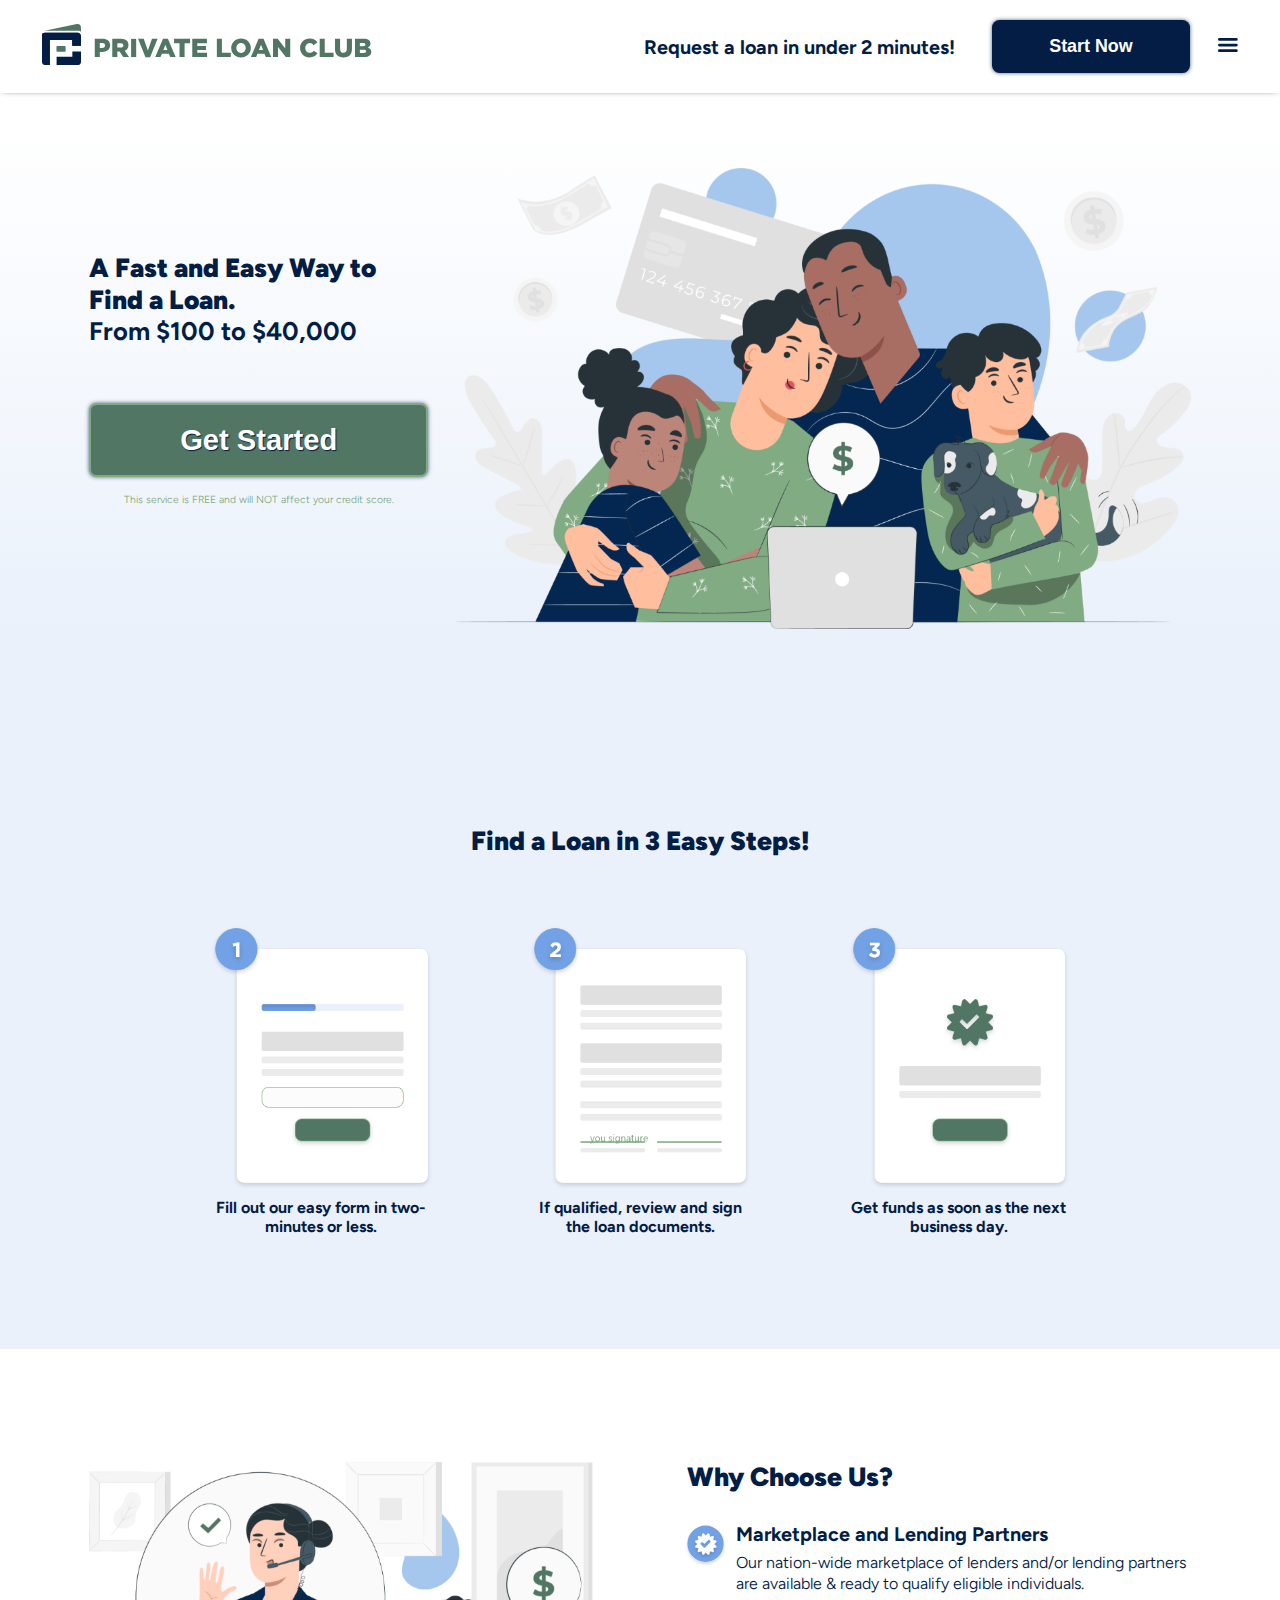
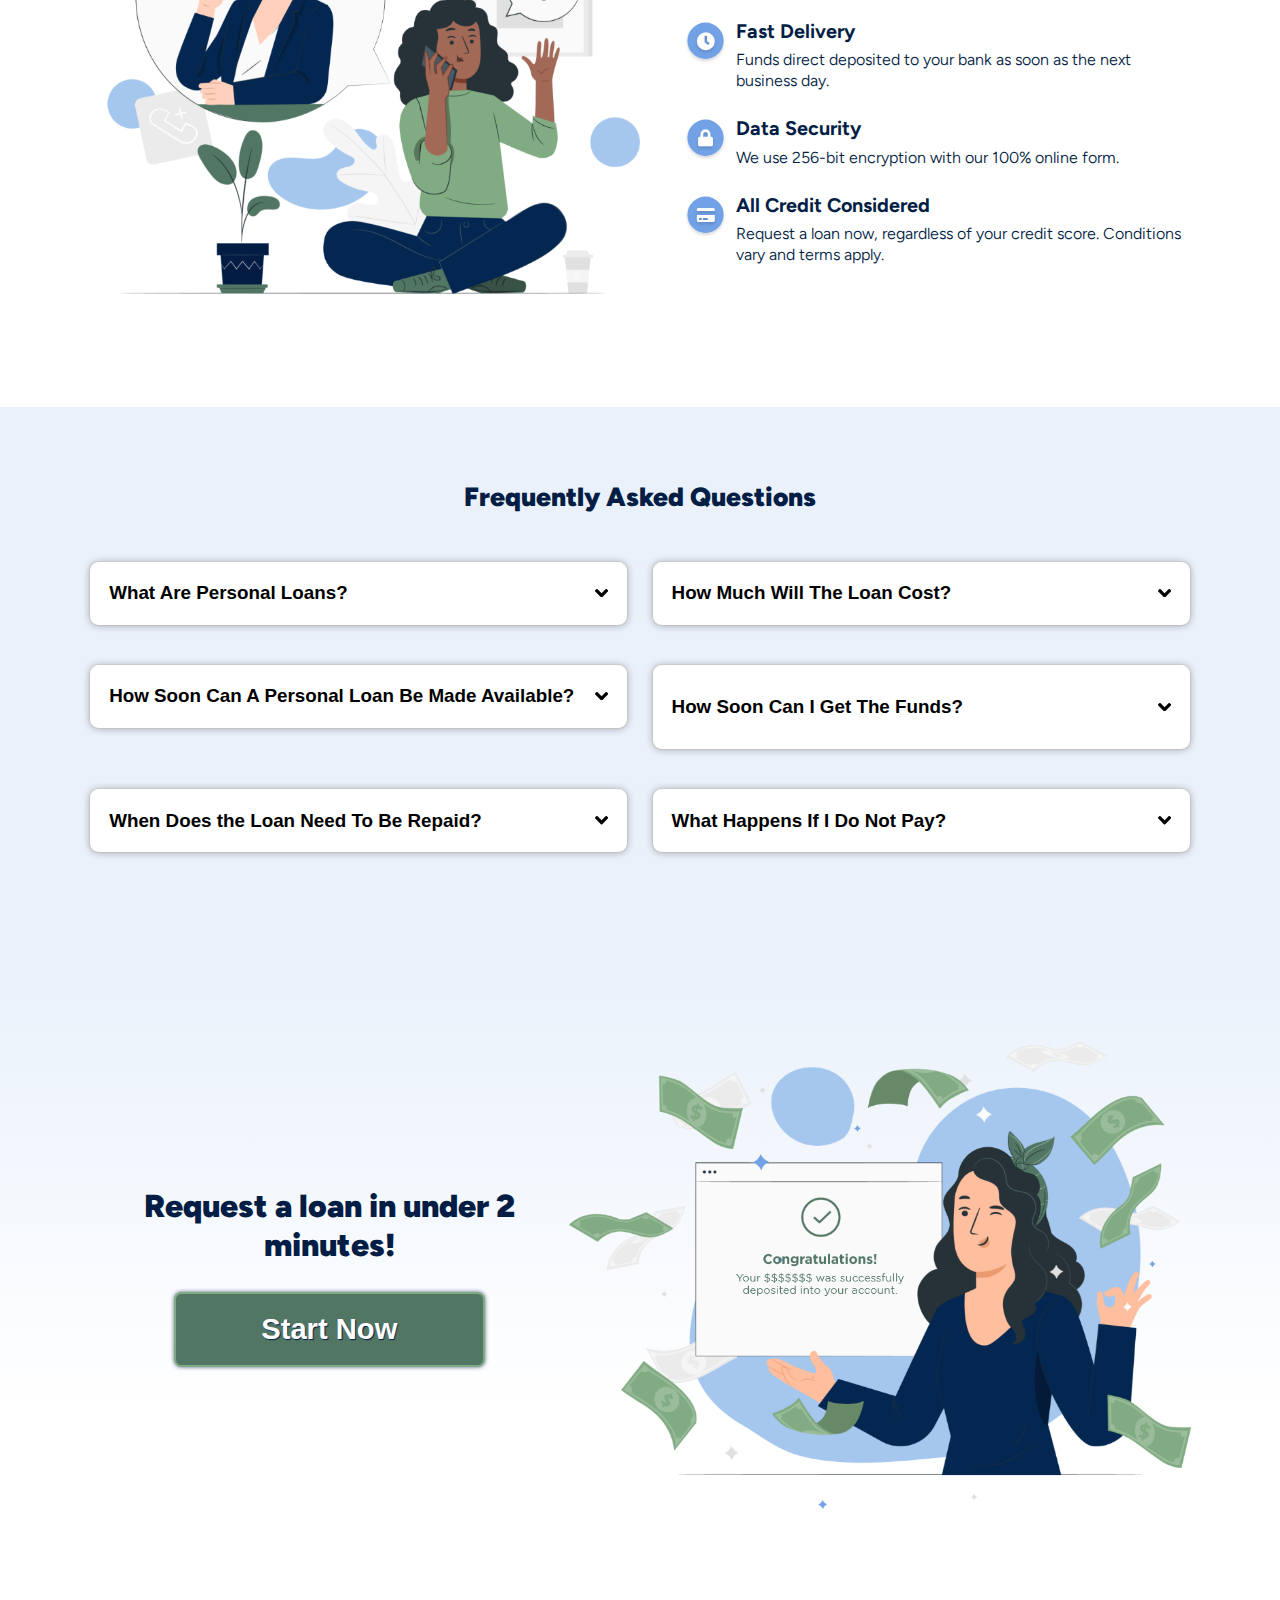
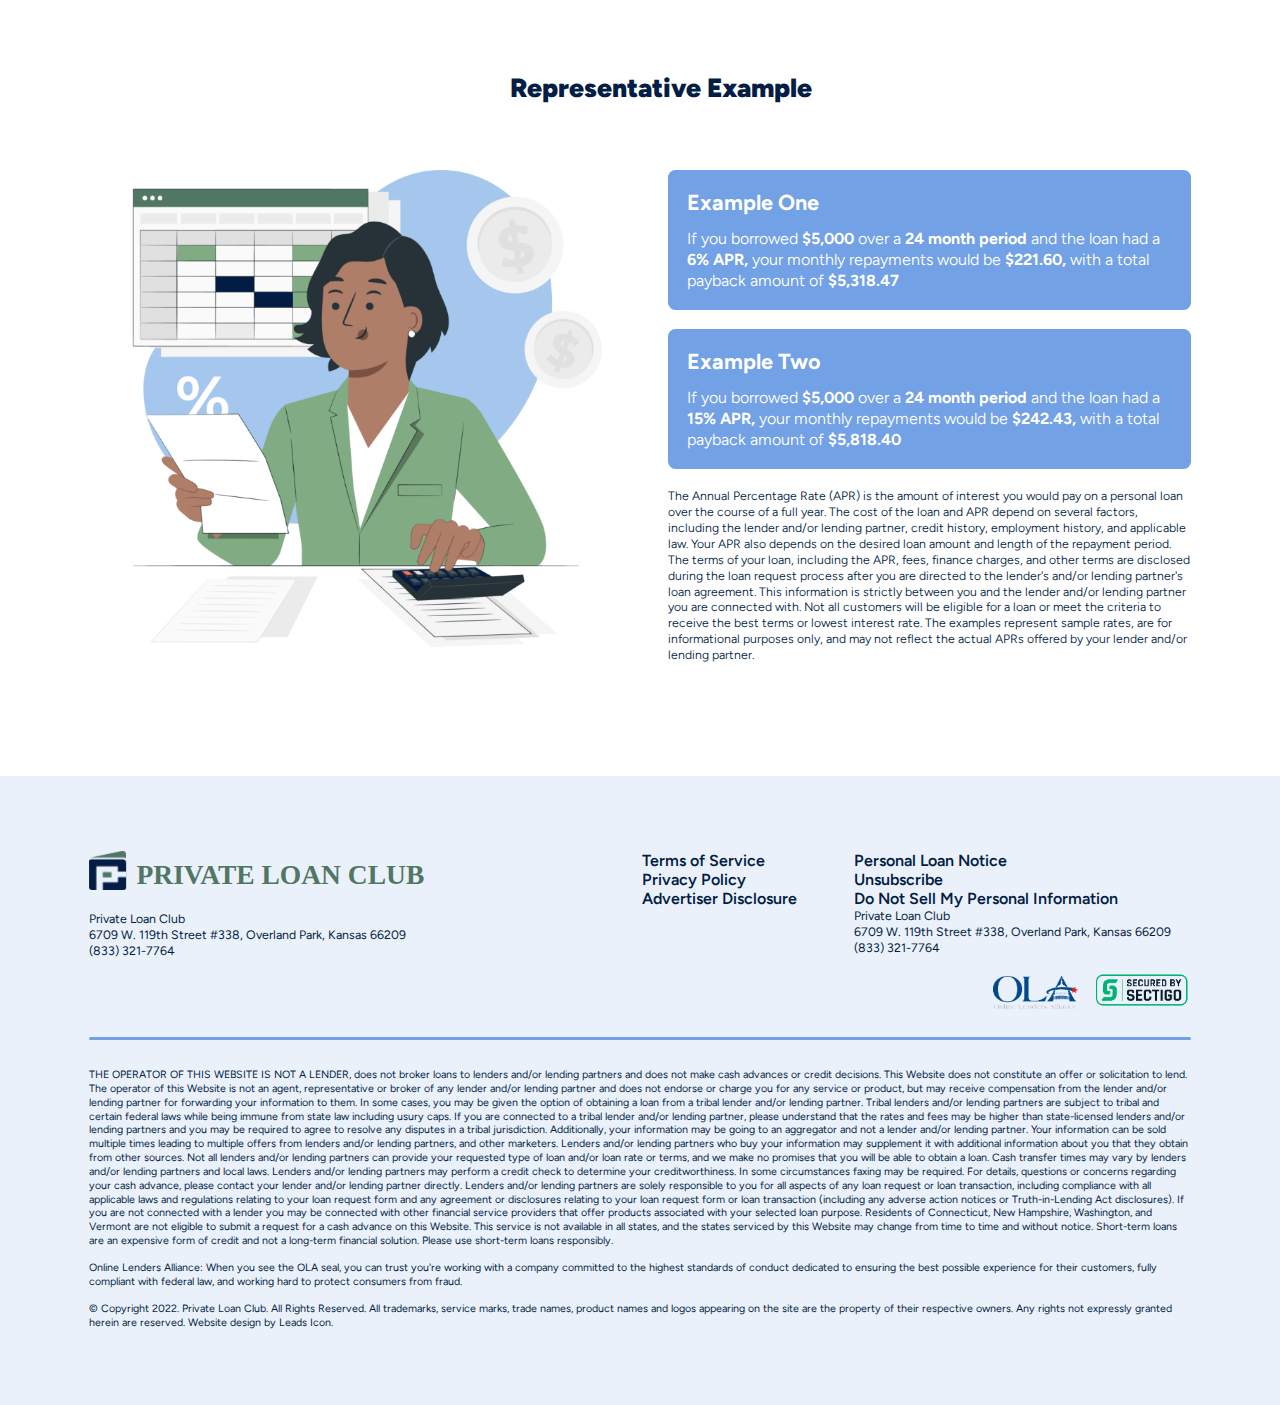
<file: index.html>
<!DOCTYPE html>
<html lang="en">

<head>
    <meta charset="UTF-8">
    <meta name="viewport" content="width=device-width, initial-scale=1.0">
    <title></title>
    <link rel="stylesheet" href="https://cdnjs.cloudflare.com/ajax/libs/font-awesome/6.1.1/css/all.min.css"/>
    <link rel="stylesheet" href="assets/css/owl.carousel.min.css"/>
    <link rel="stylesheet" href="assets/css/owl.theme.default.min.css"/>
    <link href="https://fonts.googleapis.com/css2?family=Figtree:wght@300;400;500;600;700;800;900&display=swap" rel="stylesheet">
<!--    <link rel="stylesheet" href="assets/css/fonts.css"/>-->
    <link rel="stylesheet" href="assets/css/common.css"/>
    <link rel="stylesheet" href="assets/css/style.css"/>
    <script>
        function fun(n, ev) {
            n = n.replace(/[^\d]/g, "");
            // n = n.replace(/[A-Za-z]/g, "");
            if (n.length > 3) {
                n = insert(n, 3, '-');
                if (n.length > 6) {
                    n = insert(n, 6, '-');
                }
            }
            ev.target.value = n;
            return n;
        }

        function insert(s1, index, s2) {
            return s1.substring(0, index) + s2 + s1.substring(index);
        }
    </script>
</head>

<body>

<!---- Loading Overlay ---->
<div class="bf_loading-overlay active">
    <span class="fas fa-spinner fa-3x fa-spin"></span>
</div>
<!---- Loading Overlay ---->

<!---- Header Start ---->
<header>
    <!---- Header Overlay ---->
    <div class="bf_header_overlay"></div>
    <!---- Header Overlay ---->
    <nav>
        <div class="bf_nav_logo">
            <svg xmlns="http://www.w3.org/2000/svg" viewBox="0 0 2576.11 321.64">
                <g id="Layer_2" data-name="Layer 2">
                    <g id="Layer_1-2" data-name="Layer 1">
                        <path class="cls-1"
                              d="M119.09,173.06h59.6a5.89,5.89,0,0,1,5.88,5.87v32.66a5.9,5.9,0,0,1-5.88,5.88h-59.6a5.89,5.89,0,0,1-5.87-5.88V178.93a5.89,5.89,0,0,1,5.87-5.87Z"/>
                        <path class="cls-2"
                              d="M61.11,321.09,61,125.57H236.36l.57,44.46,68.38-.19c-.42-17,1.82-75.71-3.52-86.22C296.25,72.69,287,69,272,69h-248C-3.48,69.16-.1,83.14.38,112.19,1.32,169.35.59,234.11.47,292,.4,326.54,29.74,321.65,61.11,321.09Z"/>
                        <path class="cls-2"
                              d="M61.11,321.09,61,125.57H236.36l.57,44.46,68.38-.19c-.42-17,1.82-75.71-3.52-86.22C296.25,72.69,287,69,272,69h-248C-3.48,69.16-.1,83.14.38,112.19,1.32,169.35.59,234.11.47,292,.4,326.54,29.74,321.65,61.11,321.09Z"/>
                        <path class="cls-2"
                              d="M237.35,256.64l-123.12,0-.19,64.4,155.11.06c21.65,0,36.14,1.33,36.2-31.48l-.08-74.9-67.78-.44-.14,42.33Z"/>
                        <path class="cls-1"
                              d="M305.32,49.77c-.06-3.75-.15-7.41-.3-10.88v0c-.46-11.34-1.39-20.63-3.23-24.24-4.35-8.57-11-12.7-20.89-14.08h0A32.21,32.21,0,0,0,273.69,0a58.05,58.05,0,0,0-10.52,1.39L20.54,52.67l-2.27.54H286.71c4.33.14,8,.21,11.85,2.52a19.39,19.39,0,0,1,7.2,8.09Z"/>
                        <path class="cls-3"
                              d="M412.68,116.26h61.13c36.06,0,59.29,18.55,59.29,50.13v.41c0,33.62-25.88,51.35-61.33,51.35H452.21V258.9H412.68ZM471,187.17c14.06,0,22.62-7.33,22.62-18.54v-.41c0-12.22-8.56-18.74-22.82-18.74H452.21v37.69Z"/>
                        <path class="cls-3"
                              d="M549.81,116.26h67.45c21.8,0,36.88,5.71,46.46,15.49,8.35,8.15,12.63,19.15,12.63,33.21v.41c0,21.8-11.61,36.27-29.34,43.81l34,49.72H635.39l-28.73-43.2H589.34v43.2H549.81Zm65.61,68.47c13.45,0,21.2-6.52,21.2-16.91v-.41c0-11.21-8.15-16.91-21.4-16.91H589.34v34.23Z"/>
                        <path class="cls-3" d="M697.14,116.26h39.73V258.9H697.14Z"/>
                        <path class="cls-3" d="M751.54,116.26h44.22l32.4,90.27,32.4-90.27H904L846.09,259.92H809.41Z"/>
                        <path class="cls-3"
                              d="M946.76,115.24h38.1l60.72,143.66H1003.2l-10.39-25.47h-55L927.6,258.9H886Zm34.64,87.42-15.9-40.55-16.09,40.55Z"/>
                        <path class="cls-3" d="M1076,150.9h-42.79V116.26h125.11V150.9h-42.79v108H1076Z"/>
                        <path class="cls-3"
                              d="M1175.59,116.26h114.72v33.62h-75.59v21.6h68.46v31.18h-68.46v22.62h76.61V258.9H1175.59Z"/>
                        <path class="cls-3" d="M1368,116.26h39.53v108h69.08V258.9H1368Z"/>
                        <path class="cls-3"
                              d="M1480.44,188v-.41c0-41,33-74.17,77-74.17s76.61,32.81,76.61,73.76v.41c0,41-33,74.17-77,74.17S1480.44,229,1480.44,188Zm113.29,0v-.41c0-20.58-14.88-38.51-36.68-38.51-21.6,0-36.07,17.52-36.07,38.1v.41c0,20.58,14.88,38.51,36.48,38.51C1579.26,226.09,1593.73,208.57,1593.73,188Z"/>
                        <path class="cls-3"
                              d="M1694.8,115.24h38.1l60.73,143.66h-42.39l-10.39-25.47h-55l-10.19,25.47h-41.57Zm34.64,87.42-15.89-40.55-16.1,40.55Z"/>
                        <path class="cls-3"
                              d="M1807.49,116.26h36.88l58.68,75.4v-75.4h39.13V258.9h-34.64l-60.93-78.25V258.9h-39.12Z"/>
                        <path class="cls-3"
                              d="M2019,188v-.41c0-41.57,32-74.17,75.19-74.17,29.14,0,47.88,12.23,60.52,29.75l-29.75,23c-8.15-10.19-17.52-16.71-31.18-16.71-20,0-34,16.91-34,37.69v.41c0,21.4,14.06,38.1,34,38.1,14.88,0,23.64-6.92,32.2-17.32l29.75,21.2c-13.45,18.54-31.59,32.19-63.17,32.19C2051.81,261.75,2019,230.58,2019,188Z"/>
                        <path class="cls-3" d="M2172.64,116.26h39.53v108h69.08V258.9H2172.64Z"/>
                        <path class="cls-3"
                              d="M2292.26,196.34V116.26h40.14v79.27c0,20.58,10.39,30.36,26.29,30.36s26.28-9.38,26.28-29.34V116.26h40.15v79.06c0,46.06-26.29,66.23-66.84,66.23S2292.26,241,2292.26,196.34Z"/>
                        <path class="cls-3"
                              d="M2448.55,116.26h73.15c17.94,0,30.57,4.49,38.92,12.84,5.71,5.71,9.17,13.24,9.17,23v.4c0,16.51-9.37,26.29-22,31.79,17.32,5.71,28.32,15.49,28.32,34.84v.41c0,24.45-20,39.33-54,39.33h-73.56Zm63.37,56.85c12,0,18.75-4.07,18.75-12.43v-.4c0-7.75-6.11-12.23-17.93-12.23h-25.68v25.06Zm5.71,54c12,0,18.95-4.68,18.95-13v-.41c0-7.74-6.11-12.83-19.36-12.83h-30.16v26.28Z"/>
                    </g>
                </g>
            </svg>
        </div>
        <ul class="bf_main_navigation">
            <li><h3>Request a loan in under 2 minutes!</h3></li>
            <li>
                <button class="bf_header_btn">Start Now</button>
            </li>
            <li>
                <button class="bf_main_toggle_btn">
                    <svg xmlns="http://www.w3.org/2000/svg" width="28" height="20" viewBox="0 0 28 20">
                        <g id="menu" transform="translate(2 2)">
                            <path id="Path_1" data-name="Path 1" d="M12,16H36M12,24H36M12,32H36"
                                  transform="translate(-12 -16)" fill="none" stroke="#031d44" stroke-linecap="round"
                                  stroke-linejoin="round" stroke-width="4"/>
                        </g>
                    </svg>
                </button>
            </li>
        </ul>
    </nav>
    <div class="bf_menu_drawer">
        <button class="bf_close_nav">
            <svg viewBox="0 0 10 10" width="0.75em" height="0.75em" stroke="currentColor" stroke-width="2">
                <line x1="1" y1="1" x2="9" y2="9"></line>
                <line x1="9" y1="1" x2="1" y2="9"></line>
            </svg>
        </button>
        <ul>
            <li><a href="#">Home</a></li>
            <li><a href="#">About</a></li>
            <li><a href="#">Services</a></li>
            <li><a href="#">Blogs</a></li>
            <li><a href="#">Contact</a></li>
        </ul>
    </div>
</header>
<!---- Header End ---->

<!---- Hero Section ---->
<section class="bf_hero_sec">
    <div class="bf_hero_steps">
        <div class="bf_hero_sec_inner bf_container">
            <div class="bf_hero_text">
                <h2 class="bf_main_heading bf_hero_heading">A Fast and Easy Way to Find a Loan.</h2>
                <h4 class="bf_sub_heading">From $100 to $40,000</h4>
                <button class="bf_main_btn bf_hero_btn">Get Started</button>
                <p>This service is FREE and will NOT affect your credit score.</p>
            </div>
            <div class="bf_hero_img">
                <img src="images/hero-img.png" alt="">
            </div>
        </div>
        <form action="thankyou.html" method="post" class="bf_steps_inner bf_steps_form">
            <div class="bf_progress_bar bf_container">
                <div class="bf_progress">
                    <div class="bf_bar"></div>
                </div>
            </div>
            <div class="bf_steps_container bf_container">
                <div class="bf_step bf_hidden">
                    <div class="bf_step_inner">
                        <div class="bf_full_width">
                            <h3 class="bf_main_heading">How much would you like to borrow?</h3>
                            <p class="bf_main_para">Pick a common amount:</p>
                            <!--                            <p class="bf_main_para">Enter an amount between $2,000 - $50,000</p>-->
                        </div>
                        <!--                        <input type="text" min="0" placeholder="Enter Loan Amount Here"-->
                        <!--                               class="bf_form_control bf_loan_amount required-filed bf_first_child">-->
                        <div class="bf_full_width">
                            <!--                            <p class="bf_main_para">Pick a common amount:</p>-->
                            <div class="bf_steps_buttons" data-name="common_amount">
                                <input type="radio" id="1" name="common_amount" value="$5,000">
                                <label for="1" class="bf_step_btn">$5,000</label>
                                <input type="radio" id="2" name="common_amount" value="$7,500">
                                <label for="2" class="bf_step_btn">$7,500</label>
                                <input type="radio" id="3" name="common_amount" value="$10,000">
                                <label for="3" class="bf_step_btn">$10,000</label>
                                <input type="radio" id="4" name="common_amount" value="$15,000">
                                <label for="4" class="bf_step_btn">$15,000</label>
                                <input type="radio" id="5" name="common_amount" value="$20,000">
                                <label for="5" class="bf_step_btn">$20,000</label>
                                <input type="radio" id="6" name="common_amount" value="$25,000">
                                <label for="6" class="bf_step_btn">$25,000</label>
                                <input type="radio" id="7" name="common_amount" value="$30,000">
                                <label for="7" class="bf_step_btn">$30,000</label>
                                <input type="radio" id="8" name="common_amount" value="$35,000">
                                <label for="8" class="bf_step_btn">$35,000</label>
                                <input type="radio" id="9" name="common_amount" value="$50,000">
                                <label for="9" class="bf_step_btn">$50,000</label>
                            </div>
                        </div>
                        <button type="button" class="bf_main_btn bf_next_btn" disabled>Next</button>
                        <p class="bf_main_para bf_main_para_small">I consent and agree to the Privacy Policy, Terms of
                            Service, Advertiser
                            Disclosure, E-Consent and Arbitration Notice by clicking "Next". I also understand that if I
                            am not connected with a Lender I may be connected with other financial service providers
                            that offer products associated with my selected loan purpose.</p>
                        <p class="bf_main_para bf_main_para_small bf_para_green">
                            <svg xmlns="http://www.w3.org/2000/svg" width="20.3" height="23.2" viewBox="0 0 20.3 23.2">
                                <path id="Icon_awesome-lock" data-name="Icon awesome-lock"
                                      d="M18.125,10.15H17.038V6.888a6.888,6.888,0,1,0-13.775,0V10.15H2.175A2.176,2.176,0,0,0,0,12.325v8.7A2.176,2.176,0,0,0,2.175,23.2h15.95A2.176,2.176,0,0,0,20.3,21.025v-8.7A2.176,2.176,0,0,0,18.125,10.15Zm-4.713,0H6.888V6.888a3.263,3.263,0,0,1,6.525,0Z"
                                      fill="#80ab82"/>
                            </svg>
                            We use 256 bit SSL technology to encrypt your
                            data.
                        </p>
                        <p class="bf_main_para bf_main_para_small bf_disclosure">Advertiser Disclosure</p>
                    </div>
                </div>
                <div class="bf_step bf_hidden">
                    <div class="bf_step_inner">
                        <div class="bf_full_width">
                            <h3 class="bf_main_heading">How do you want to spend the money?</h3>
                        </div>
                        <div class="bf_custom_select">
                            <label for="spend_money" hidden></label>
                            <select id="spend_money" name="spend_money">
                                <option value="Auto">Auto</option>
                                <option value="Credit Card Consolidation">Credit Card Consolidation</option>
                                <option value="Debt Consolidation">Debt Consolidation</option>
                                <option value="Debt Settlement">Debt Settlement</option>
                                <option value="Education">Education</option>
                                <option value="Home Improvement">Home Improvement</option>
                                <option value="Medical">Medical</option>
                                <option value="Relocation">Relocation</option>
                                <option value="Renewable Energy">Renewable Energy</option>
                                <option value="Small Business">Small Business</option>
                                <option value="Travel">Travel</option>
                                <option value="Wedding">Wedding</option>
                            </select>
                        </div>
                        <button type="button" class="bf_main_btn bf_next_btn" disabled>Next</button>
                        <button type="button" class="bf_prev_btn">
                            <svg xmlns="http://www.w3.org/2000/svg" width="29.25" height="29.25"
                                 viewBox="0 0 29.25 29.25">
                                <path id="prev-icon"
                                      d="M29.25,14.625A14.625,14.625,0,1,0,14.625,29.25,14.625,14.625,0,0,0,29.25,14.625Zm-7.875,2.25H7.875l6.75-6.75Z"
                                      transform="translate(0 29.25) rotate(-90)" fill="#517664"/>
                            </svg>
                            Back
                        </button>
                        <p class="bf_main_para bf_main_para_small bf_para_green">
                            <svg xmlns="http://www.w3.org/2000/svg" width="20.3" height="23.2" viewBox="0 0 20.3 23.2">
                                <path id="Icon_awesome-lock" data-name="Icon awesome-lock"
                                      d="M18.125,10.15H17.038V6.888a6.888,6.888,0,1,0-13.775,0V10.15H2.175A2.176,2.176,0,0,0,0,12.325v8.7A2.176,2.176,0,0,0,2.175,23.2h15.95A2.176,2.176,0,0,0,20.3,21.025v-8.7A2.176,2.176,0,0,0,18.125,10.15Zm-4.713,0H6.888V6.888a3.263,3.263,0,0,1,6.525,0Z"
                                      fill="#80ab82"/>
                            </svg>
                            We use 256 bit SSL technology to encrypt your
                            data.
                        </p>
                        <p class="bf_main_para bf_main_para_small bf_disclosure">Advertiser Disclosure</p>
                    </div>
                </div>
                <div class="bf_step bf_hidden">
                    <div class="bf_step_inner">
                        <div class="bf_full_width">
                            <h3 class="bf_main_heading">What is your estimated credit score?</h3>
                        </div>
                        <div class="bf_full_width">
                            <div class="bf_steps_buttons bf_step_3_button" data-name="estimated_credit_score">
                                <label for="10" class="bf_step_btn">Excellent (720+)</label>
                                <input type="radio" id="10" name="estimated_credit_score" value="Excellent (720+)">

                                <label for="11" class="bf_step_btn">Good (660-719)</label>
                                <input type="radio" id="11" name="estimated_credit_score" value="Good (660-719)">

                                <label for="12" class="bf_step_btn">Fair (600-659)</label>
                                <input type="radio" id="12" name="estimated_credit_score" value="Fair (600-659)">

                                <label for="13" class="bf_step_btn">Poor (Under 599)</label>
                                <input type="radio" id="13" name="estimated_credit_score" value="Poor (Under 599)">

                                <label for="14" class="bf_step_btn">No Credit Established</label>
                                <input type="radio" id="14" name="estimated_credit_score" value="No Credit Established">

                            </div>
                        </div>
                        <button type="button" class="bf_main_btn bf_next_btn" disabled>Next</button>
                        <button type="button" class="bf_prev_btn">
                            <svg xmlns="http://www.w3.org/2000/svg" width="29.25" height="29.25"
                                 viewBox="0 0 29.25 29.25">
                                <path id="prev-icon"
                                      d="M29.25,14.625A14.625,14.625,0,1,0,14.625,29.25,14.625,14.625,0,0,0,29.25,14.625Zm-7.875,2.25H7.875l6.75-6.75Z"
                                      transform="translate(0 29.25) rotate(-90)" fill="#517664"/>
                            </svg>
                            Back
                        </button>
                        <p class="bf_main_para bf_main_para_small bf_para_green">
                            <svg xmlns="http://www.w3.org/2000/svg" width="20.3" height="23.2" viewBox="0 0 20.3 23.2">
                                <path id="Icon_awesome-lock" data-name="Icon awesome-lock"
                                      d="M18.125,10.15H17.038V6.888a6.888,6.888,0,1,0-13.775,0V10.15H2.175A2.176,2.176,0,0,0,0,12.325v8.7A2.176,2.176,0,0,0,2.175,23.2h15.95A2.176,2.176,0,0,0,20.3,21.025v-8.7A2.176,2.176,0,0,0,18.125,10.15Zm-4.713,0H6.888V6.888a3.263,3.263,0,0,1,6.525,0Z"
                                      fill="#80ab82"/>
                            </svg>
                            We use 256 bit SSL technology to encrypt your
                            data.
                        </p>
                        <p class="bf_main_para bf_main_para_small bf_disclosure">Advertiser Disclosure</p>
                    </div>
                </div>
                <div class="bf_step bf_hidden">
                    <div class="bf_step_inner">
                        <div class="bf_full_width">
                            <h3 class="bf_main_heading">What is your employment status?</h3>
                        </div>
                        <div class="bf_full_width">
                            <div class="bf_steps_buttons bf_step_4_button" data-name="employment_status">
                                <label for="15" class="bf_step_btn">Employed</label>
                                <input type="radio" id="15" name="employment_status" value="Employed">

                                <label for="16" class="bf_step_btn">Self Employed</label>
                                <input type="radio" id="16" name="employment_status" value="Self Employed">

                                <label for="17" class="bf_step_btn">Social Security or Disability</label>
                                <input type="radio" id="17" name="employment_status"
                                       value="Social Security or Disability">

                                <label for="18" class="bf_step_btn">Benefits</label>
                                <input type="radio" id="18" name="employment_status" value="Benefits">

                                <label for="19" class="bf_step_btn">Unemployed</label>
                                <input type="radio" id="19" name="employment_status" value="Unemployed">

                            </div>
                        </div>
                        <button type="button" class="bf_main_btn bf_next_btn" disabled>Next</button>
                        <button type="button" class="bf_prev_btn">
                            <svg xmlns="http://www.w3.org/2000/svg" width="29.25" height="29.25"
                                 viewBox="0 0 29.25 29.25">
                                <path id="prev-icon"
                                      d="M29.25,14.625A14.625,14.625,0,1,0,14.625,29.25,14.625,14.625,0,0,0,29.25,14.625Zm-7.875,2.25H7.875l6.75-6.75Z"
                                      transform="translate(0 29.25) rotate(-90)" fill="#517664"/>
                            </svg>
                            Back
                        </button>
                        <p class="bf_main_para bf_main_para_small bf_para_green">
                            <svg xmlns="http://www.w3.org/2000/svg" width="20.3" height="23.2" viewBox="0 0 20.3 23.2">
                                <path id="Icon_awesome-lock" data-name="Icon awesome-lock"
                                      d="M18.125,10.15H17.038V6.888a6.888,6.888,0,1,0-13.775,0V10.15H2.175A2.176,2.176,0,0,0,0,12.325v8.7A2.176,2.176,0,0,0,2.175,23.2h15.95A2.176,2.176,0,0,0,20.3,21.025v-8.7A2.176,2.176,0,0,0,18.125,10.15Zm-4.713,0H6.888V6.888a3.263,3.263,0,0,1,6.525,0Z"
                                      fill="#80ab82"/>
                            </svg>
                            We use 256 bit SSL technology to encrypt your
                            data.
                        </p>
                        <p class="bf_main_para bf_main_para_small bf_disclosure">Advertiser Disclosure</p>
                    </div>
                </div>
                <div class="bf_step bf_hidden">
                    <div class="bf_step_inner">
                        <div class="bf_full_width">
                            <h3 class="bf_main_heading">How often are you paid?</h3>
                        </div>
                        <div class="bf_full_width">
                            <div class="bf_steps_buttons bf_step_5_button" data-name="salary_paying">
                                <label for="20" class="bf_step_btn">Monthly</label>
                                <input type="radio" id="20" name="salary_paying" value="Monthly">

                                <label for="21" class="bf_step_btn">Twice a Month</label>
                                <input type="radio" id="21" name="salary_paying" value="Twice a Month">

                                <label for="22" class="bf_step_btn">Every Other Week</label>
                                <input type="radio" id="22" name="salary_paying" value="Every Other Week">

                                <label for="23" class="bf_step_btn">Weekly</label>
                                <input type="radio" id="23" name="salary_paying" value="Weekly">

                            </div>
                        </div>
                        <button type="button" class="bf_main_btn bf_next_btn" disabled>Next</button>
                        <button type="button" class="bf_prev_btn">
                            <svg xmlns="http://www.w3.org/2000/svg" width="29.25" height="29.25"
                                 viewBox="0 0 29.25 29.25">
                                <path id="prev-icon"
                                      d="M29.25,14.625A14.625,14.625,0,1,0,14.625,29.25,14.625,14.625,0,0,0,29.25,14.625Zm-7.875,2.25H7.875l6.75-6.75Z"
                                      transform="translate(0 29.25) rotate(-90)" fill="#517664"/>
                            </svg>
                            Back
                        </button>
                        <p class="bf_main_para bf_main_para_small bf_para_green">
                            <svg xmlns="http://www.w3.org/2000/svg" width="20.3" height="23.2" viewBox="0 0 20.3 23.2">
                                <path id="Icon_awesome-lock" data-name="Icon awesome-lock"
                                      d="M18.125,10.15H17.038V6.888a6.888,6.888,0,1,0-13.775,0V10.15H2.175A2.176,2.176,0,0,0,0,12.325v8.7A2.176,2.176,0,0,0,2.175,23.2h15.95A2.176,2.176,0,0,0,20.3,21.025v-8.7A2.176,2.176,0,0,0,18.125,10.15Zm-4.713,0H6.888V6.888a3.263,3.263,0,0,1,6.525,0Z"
                                      fill="#80ab82"/>
                            </svg>
                            We use 256 bit SSL technology to encrypt your
                            data.
                        </p>
                        <p class="bf_main_para bf_main_para_small bf_disclosure">Advertiser Disclosure</p>
                    </div>
                </div>
                <div class="bf_step bf_hidden">
                    <div class="bf_step_inner">
                        <div class="bf_full_width">
                            <h3 class="bf_main_heading">What is your monthly income?</h3>
                        </div>
                        <div class="bf_custom_select">
                            <label for="monthly_income"></label>
                            <select id="monthly_income" name="monthly_income">
                                <option value="$500 - $1,000">$500 - $1,000</option>
                                <option value="$1,000 - $2,000">$1,000 - $2,000</option>
                                <option value="$2,000 - $3,000">$2,000 - $3,000</option>
                                <option value="$3,000 - $4,000">$3,000 - $4,000</option>
                                <option value="$4,000 - $5,000">$4,000 - $5,000</option>
                                <option value="$5,000 - $6,000">$5,000 - $6,000</option>
                                <option value="$6,000 - $7,000">$6,000 - $7,000</option>
                                <option value="$7,000 - $8,000">$7,000 - $8,000</option>
                                <option value="$8,000 - $9,000">$8,000 - $9,000</option>
                                <option value="$9,000 - $10,000">$9,000 - $10,000</option>
                                <option value="$10,000 - $11,000">$10,000 - $11,000</option>
                                <option value="$11,000 - $12,000">$11,000 - $12,000</option>
                                <option value="$12,000 - $13,000">$12,000 - $13,000</option>
                                <option value="$13,000 - $14,000">$13,000 - $14,000</option>
                                <option value="$14,000 - $15,000">$14,000 - $15,000</option>
                                <option value="$16,000 - $17,000">$16,000 - $17,000</option>
                                <option value="$17,000 - $18,000">$17,000 - $18,000</option>
                                <option value="$18,000 - $19,000">$18,000 - $19,000</option>
                                <option value="$19,000 - $20,000">$19,000 - $20,000</option>
                            </select>
                        </div>
                        <button type="button" class="bf_main_btn bf_next_btn" disabled>Next</button>
                        <button type="button" class="bf_prev_btn">
                            <svg xmlns="http://www.w3.org/2000/svg" width="29.25" height="29.25"
                                 viewBox="0 0 29.25 29.25">
                                <path id="prev-icon"
                                      d="M29.25,14.625A14.625,14.625,0,1,0,14.625,29.25,14.625,14.625,0,0,0,29.25,14.625Zm-7.875,2.25H7.875l6.75-6.75Z"
                                      transform="translate(0 29.25) rotate(-90)" fill="#517664"/>
                            </svg>
                            Back
                        </button>
                        <p class="bf_main_para bf_main_para_small bf_para_green">
                            <svg xmlns="http://www.w3.org/2000/svg" width="20.3" height="23.2" viewBox="0 0 20.3 23.2">
                                <path id="Icon_awesome-lock" data-name="Icon awesome-lock"
                                      d="M18.125,10.15H17.038V6.888a6.888,6.888,0,1,0-13.775,0V10.15H2.175A2.176,2.176,0,0,0,0,12.325v8.7A2.176,2.176,0,0,0,2.175,23.2h15.95A2.176,2.176,0,0,0,20.3,21.025v-8.7A2.176,2.176,0,0,0,18.125,10.15Zm-4.713,0H6.888V6.888a3.263,3.263,0,0,1,6.525,0Z"
                                      fill="#80ab82"/>
                            </svg>
                            We use 256 bit SSL technology to encrypt your
                            data.
                        </p>
                        <p class="bf_main_para bf_main_para_small bf_disclosure">Advertiser Disclosure</p>
                    </div>
                </div>
                <div class="bf_step bf_hidden">
                    <div class="bf_step_inner">
                        <div class="bf_full_width">
                            <h3 class="bf_main_heading">Do you have a checking account?</h3>
                        </div>
                        <div class="bf_full_width">
                            <div class="bf_steps_buttons bf_step_5_button" data-name="checking_account">
                                <label for="24" class="bf_step_btn">Yes</label>
                                <input type="radio" id="24" name="checking_account" value="Yes">

                                <label for="25" class="bf_step_btn">No</label>
                                <input type="radio" id="25" name="checking_account" value="No">

                            </div>
                        </div>
                        <button type="button" class="bf_main_btn bf_next_btn" disabled>Next</button>
                        <button type="button" class="bf_prev_btn">
                            <svg xmlns="http://www.w3.org/2000/svg" width="29.25" height="29.25"
                                 viewBox="0 0 29.25 29.25">
                                <path id="prev-icon"
                                      d="M29.25,14.625A14.625,14.625,0,1,0,14.625,29.25,14.625,14.625,0,0,0,29.25,14.625Zm-7.875,2.25H7.875l6.75-6.75Z"
                                      transform="translate(0 29.25) rotate(-90)" fill="#517664"/>
                            </svg>
                            Back
                        </button>
                        <p class="bf_main_para bf_main_para_small bf_para_green">
                            <svg xmlns="http://www.w3.org/2000/svg" width="20.3" height="23.2" viewBox="0 0 20.3 23.2">
                                <path id="Icon_awesome-lock" data-name="Icon awesome-lock"
                                      d="M18.125,10.15H17.038V6.888a6.888,6.888,0,1,0-13.775,0V10.15H2.175A2.176,2.176,0,0,0,0,12.325v8.7A2.176,2.176,0,0,0,2.175,23.2h15.95A2.176,2.176,0,0,0,20.3,21.025v-8.7A2.176,2.176,0,0,0,18.125,10.15Zm-4.713,0H6.888V6.888a3.263,3.263,0,0,1,6.525,0Z"
                                      fill="#80ab82"/>
                            </svg>
                            We use 256 bit SSL technology to encrypt your
                            data.
                        </p>
                        <p class="bf_main_para bf_main_para_small bf_disclosure">Advertiser Disclosure</p>
                    </div>
                </div>
                <div class="bf_step bf_hidden">
                    <div class="bf_step_inner">
                        <div class="bf_full_width">
                            <h3 class="bf_main_heading">Do you have a Direct Deposit?</h3>
                        </div>
                        <div class="bf_full_width">
                            <div class="bf_steps_buttons bf_step_5_button" data-name="direct_deposit">
                                <label for="26" class="bf_step_btn">Yes</label>
                                <input type="radio" id="26" name="direct_deposit" value="Yes">

                                <label for="27" class="bf_step_btn">No</label>
                                <input type="radio" id="27" name="direct_deposit" value="No">

                            </div>
                        </div>
                        <button type="button" class="bf_main_btn bf_next_btn" disabled>Next</button>
                        <button type="button" class="bf_prev_btn">
                            <svg xmlns="http://www.w3.org/2000/svg" width="29.25" height="29.25"
                                 viewBox="0 0 29.25 29.25">
                                <path id="prev-icon"
                                      d="M29.25,14.625A14.625,14.625,0,1,0,14.625,29.25,14.625,14.625,0,0,0,29.25,14.625Zm-7.875,2.25H7.875l6.75-6.75Z"
                                      transform="translate(0 29.25) rotate(-90)" fill="#517664"/>
                            </svg>
                            Back
                        </button>
                        <p class="bf_main_para bf_main_para_small bf_para_green">
                            <svg xmlns="http://www.w3.org/2000/svg" width="20.3" height="23.2" viewBox="0 0 20.3 23.2">
                                <path id="Icon_awesome-lock" data-name="Icon awesome-lock"
                                      d="M18.125,10.15H17.038V6.888a6.888,6.888,0,1,0-13.775,0V10.15H2.175A2.176,2.176,0,0,0,0,12.325v8.7A2.176,2.176,0,0,0,2.175,23.2h15.95A2.176,2.176,0,0,0,20.3,21.025v-8.7A2.176,2.176,0,0,0,18.125,10.15Zm-4.713,0H6.888V6.888a3.263,3.263,0,0,1,6.525,0Z"
                                      fill="#80ab82"/>
                            </svg>
                            We use 256 bit SSL technology to encrypt your
                            data.
                        </p>
                        <p class="bf_main_para bf_main_para_small bf_disclosure">Advertiser Disclosure</p>
                    </div>
                </div>
                <div class="bf_step bf_hidden">
                    <div class="bf_step_inner">
                        <div class="bf_full_width">
                            <h3 class="bf_main_heading">What is your street address?</h3>
                        </div>
                        <label for="street_address" hidden></label>
                        <input min="1" name="street_address" id="street_address"
                               placeholder="Enter street address here"
                               class="bf_form_control required-filed bf_first_child">
                        <div class="bf_full_width">
                            <p class="bf_main_para">Sample City, Sample State Sample Zipcode</p>
                        </div>
                        <button type="button" class="bf_main_btn bf_next_btn date-next" disabled>Next</button>
                        <button type="button" class="bf_prev_btn">
                            <svg xmlns="http://www.w3.org/2000/svg" width="29.25" height="29.25"
                                 viewBox="0 0 29.25 29.25">
                                <path id="prev-icon"
                                      d="M29.25,14.625A14.625,14.625,0,1,0,14.625,29.25,14.625,14.625,0,0,0,29.25,14.625Zm-7.875,2.25H7.875l6.75-6.75Z"
                                      transform="translate(0 29.25) rotate(-90)" fill="#517664"/>
                            </svg>
                            Back
                        </button>
                        <p class="bf_main_para bf_main_para_small bf_para_green">
                            <svg xmlns="http://www.w3.org/2000/svg" width="20.3" height="23.2" viewBox="0 0 20.3 23.2">
                                <path id="Icon_awesome-lock" data-name="Icon awesome-lock"
                                      d="M18.125,10.15H17.038V6.888a6.888,6.888,0,1,0-13.775,0V10.15H2.175A2.176,2.176,0,0,0,0,12.325v8.7A2.176,2.176,0,0,0,2.175,23.2h15.95A2.176,2.176,0,0,0,20.3,21.025v-8.7A2.176,2.176,0,0,0,18.125,10.15Zm-4.713,0H6.888V6.888a3.263,3.263,0,0,1,6.525,0Z"
                                      fill="#80ab82"/>
                            </svg>
                            We use 256 bit SSL technology to encrypt your
                            data.
                        </p>
                        <p class="bf_main_para bf_main_para_small bf_disclosure">Advertiser Disclosure</p>
                    </div>
                </div>
                <div class="bf_step bf_hidden">
                    <div class="bf_step_inner">
                        <div class="bf_full_width">
                            <h3 class="bf_main_heading">Do you own or rent your home?</h3>
                        </div>
                        <div class="bf_full_width">
                            <div class="bf_steps_buttons bf_step_5_button" data-name="house_details">
                                <label for="28" class="bf_step_btn">Own</label>
                                <input type="radio" id="28" name="house_details" value="Own">

                                <label for="29" class="bf_step_btn">Rent</label>
                                <input type="radio" id="29" name="house_details" value="Rent">
                            </div>
                        </div>
                        <button type="button" class="bf_main_btn bf_next_btn" disabled>Next</button>
                        <button type="button" class="bf_prev_btn">
                            <svg xmlns="http://www.w3.org/2000/svg" width="29.25" height="29.25"
                                 viewBox="0 0 29.25 29.25">
                                <path id="prev-icon"
                                      d="M29.25,14.625A14.625,14.625,0,1,0,14.625,29.25,14.625,14.625,0,0,0,29.25,14.625Zm-7.875,2.25H7.875l6.75-6.75Z"
                                      transform="translate(0 29.25) rotate(-90)" fill="#517664"/>
                            </svg>
                            Back
                        </button>
                        <p class="bf_main_para bf_main_para_small bf_para_green">
                            <svg xmlns="http://www.w3.org/2000/svg" width="20.3" height="23.2" viewBox="0 0 20.3 23.2">
                                <path id="Icon_awesome-lock" data-name="Icon awesome-lock"
                                      d="M18.125,10.15H17.038V6.888a6.888,6.888,0,1,0-13.775,0V10.15H2.175A2.176,2.176,0,0,0,0,12.325v8.7A2.176,2.176,0,0,0,2.175,23.2h15.95A2.176,2.176,0,0,0,20.3,21.025v-8.7A2.176,2.176,0,0,0,18.125,10.15Zm-4.713,0H6.888V6.888a3.263,3.263,0,0,1,6.525,0Z"
                                      fill="#80ab82"/>
                            </svg>
                            We use 256 bit SSL technology to encrypt your
                            data.
                        </p>
                        <p class="bf_main_para bf_main_para_small bf_disclosure">Advertiser Disclosure</p>
                    </div>
                </div>
                <div class="bf_step bf_hidden">
                    <div class="bf_step_inner">
                        <div class="bf_full_width">
                            <h3 class="bf_main_heading">How long have you been at this address?</h3>
                        </div>
                        <div class="bf_full_width">
                            <div class="bf_steps_buttons bf_step_6_button" data-name="address_details">
                                <label for="30" class="bf_step_btn">5 years or more</label>
                                <input type="radio" id="30" name="address_details" value="5 years or more">

                                <label for="31" class="bf_step_btn">3-4 years</label>
                                <input type="radio" id="31" name="address_details" value="3-4 years">

                                <label for="32" class="bf_step_btn">1-2 years</label>
                                <input type="radio" id="32" name="address_details" value="1-2 years">

                                <label for="33" class="bf_step_btn">4-11 months</label>
                                <input type="radio" id="33" name="address_details" value="4-11 months">

                                <label for="34" class="bf_step_btn">3 months or less</label>
                                <input type="radio" id="34" name="address_details" value="3 months or less">

                            </div>
                        </div>
                        <button type="button" class="bf_main_btn bf_next_btn" disabled>Next</button>
                        <button type="button" class="bf_prev_btn">
                            <svg xmlns="http://www.w3.org/2000/svg" width="29.25" height="29.25"
                                 viewBox="0 0 29.25 29.25">
                                <path id="prev-icon"
                                      d="M29.25,14.625A14.625,14.625,0,1,0,14.625,29.25,14.625,14.625,0,0,0,29.25,14.625Zm-7.875,2.25H7.875l6.75-6.75Z"
                                      transform="translate(0 29.25) rotate(-90)" fill="#517664"/>
                            </svg>
                            Back
                        </button>
                        <p class="bf_main_para bf_main_para_small bf_para_green">
                            <svg xmlns="http://www.w3.org/2000/svg" width="20.3" height="23.2" viewBox="0 0 20.3 23.2">
                                <path id="Icon_awesome-lock" data-name="Icon awesome-lock"
                                      d="M18.125,10.15H17.038V6.888a6.888,6.888,0,1,0-13.775,0V10.15H2.175A2.176,2.176,0,0,0,0,12.325v8.7A2.176,2.176,0,0,0,2.175,23.2h15.95A2.176,2.176,0,0,0,20.3,21.025v-8.7A2.176,2.176,0,0,0,18.125,10.15Zm-4.713,0H6.888V6.888a3.263,3.263,0,0,1,6.525,0Z"
                                      fill="#80ab82"/>
                            </svg>
                            We use 256 bit SSL technology to encrypt your
                            data.
                        </p>
                        <p class="bf_main_para bf_main_para_small bf_disclosure">Advertiser Disclosure</p>
                    </div>
                </div>
                <div class="bf_step bf_hidden">
                    <div class="bf_step_inner">
                        <div class="bf_full_width">
                            <h3 class="bf_main_heading">What is your email address?</h3>
                        </div>
                        <label for="email" hidden></label>
                        <input type="email" id="email" name="email" min="1" placeholder="Enter email address here"
                               class="bf_form_control required-filed bf_email bf_first_child">
                        <!--                        <p id="result"></p>-->
                        <button type="button" class="bf_main_btn bf_next_btn date-next" disabled>Next
                        </button>
                        <button type="button" class="bf_prev_btn">
                            <svg xmlns="http://www.w3.org/2000/svg" width="29.25" height="29.25"
                                 viewBox="0 0 29.25 29.25">
                                <path id="prev-icon"
                                      d="M29.25,14.625A14.625,14.625,0,1,0,14.625,29.25,14.625,14.625,0,0,0,29.25,14.625Zm-7.875,2.25H7.875l6.75-6.75Z"
                                      transform="translate(0 29.25) rotate(-90)" fill="#517664"/>
                            </svg>
                            Back
                        </button>
                        <p class="bf_main_para bf_main_para_small bf_para_green">
                            <svg xmlns="http://www.w3.org/2000/svg" width="20.3" height="23.2" viewBox="0 0 20.3 23.2">
                                <path id="Icon_awesome-lock" data-name="Icon awesome-lock"
                                      d="M18.125,10.15H17.038V6.888a6.888,6.888,0,1,0-13.775,0V10.15H2.175A2.176,2.176,0,0,0,0,12.325v8.7A2.176,2.176,0,0,0,2.175,23.2h15.95A2.176,2.176,0,0,0,20.3,21.025v-8.7A2.176,2.176,0,0,0,18.125,10.15Zm-4.713,0H6.888V6.888a3.263,3.263,0,0,1,6.525,0Z"
                                      fill="#80ab82"/>
                            </svg>
                            We use 256 bit SSL technology to encrypt your
                            data.
                        </p>
                        <p class="bf_main_para bf_main_para_small bf_disclosure">Advertiser Disclosure</p>
                    </div>
                </div>
                <div class="bf_step bf_hidden">
                    <div class="bf_step_inner">
                        <div class="bf_full_width">
                            <h3 class="bf_main_heading">Do you have a vehicle registered in your name?</h3>
                        </div>
                        <div class="bf_full_width">
                            <div class="bf_steps_buttons bf_step_7_button" data-name="vehicle_details">
                                <label for="35" class="bf_step_btn">Yes - It's paid off</label>
                                <input type="radio" id="35" name="vehicle_details" value="Yes - It's paid off">

                                <label for="36" class="bf_step_btn">Yes - I'm making payments</label>
                                <input type="radio" id="36" name="vehicle_details" value="Yes - I'm making payments">

                                <label for="37" class="bf_step_btn">No</label>
                                <input type="radio" id="37" name="vehicle_details" value="No">

                            </div>
                        </div>
                        <button type="button" class="bf_main_btn bf_next_btn" disabled>Next</button>
                        <button type="button" class="bf_prev_btn">
                            <svg xmlns="http://www.w3.org/2000/svg" width="29.25" height="29.25"
                                 viewBox="0 0 29.25 29.25">
                                <path id="prev-icon"
                                      d="M29.25,14.625A14.625,14.625,0,1,0,14.625,29.25,14.625,14.625,0,0,0,29.25,14.625Zm-7.875,2.25H7.875l6.75-6.75Z"
                                      transform="translate(0 29.25) rotate(-90)" fill="#517664"/>
                            </svg>
                            Back
                        </button>
                        <p class="bf_main_para bf_main_para_small bf_para_green">
                            <svg xmlns="http://www.w3.org/2000/svg" width="20.3" height="23.2" viewBox="0 0 20.3 23.2">
                                <path id="Icon_awesome-lock" data-name="Icon awesome-lock"
                                      d="M18.125,10.15H17.038V6.888a6.888,6.888,0,1,0-13.775,0V10.15H2.175A2.176,2.176,0,0,0,0,12.325v8.7A2.176,2.176,0,0,0,2.175,23.2h15.95A2.176,2.176,0,0,0,20.3,21.025v-8.7A2.176,2.176,0,0,0,18.125,10.15Zm-4.713,0H6.888V6.888a3.263,3.263,0,0,1,6.525,0Z"
                                      fill="#80ab82"/>
                            </svg>
                            We use 256 bit SSL technology to encrypt your
                            data.
                        </p>
                        <p class="bf_main_para bf_main_para_small bf_disclosure">Advertiser Disclosure</p>
                    </div>
                </div>
                <div class="bf_step bf_hidden">
                    <div class="bf_step_inner">
                        <div class="bf_full_width">
                            <h3 class="bf_main_heading">What is your Military Affiliation?</h3>
                        </div>
                        <div class="bf_full_width">
                            <div class="bf_steps_buttons bf_step_7_button" data-name="military_affiliation">
                                <label for="38" class="bf_step_btn">Not a Servicemember</label>
                                <input type="radio" id="38" name="military_affiliation" value="Not a Servicemember">

                                <label for="39" class="bf_step_btn">Active Duty Servicemember</label>
                                <input type="radio" id="39" name="military_affiliation"
                                       value="Active Duty Servicemember">

                                <label for="40" class="bf_step_btn">Dependent of an Active Duty Servicemember</label>
                                <input type="radio" id="40" name="military_affiliation"
                                       value="Dependent of an Active Duty Servicemember">

                            </div>
                        </div>
                        <button type="button" class="bf_main_btn bf_next_btn" disabled>Next</button>
                        <button type="button" class="bf_prev_btn">
                            <svg xmlns="http://www.w3.org/2000/svg" width="29.25" height="29.25"
                                 viewBox="0 0 29.25 29.25">
                                <path id="prev-icon"
                                      d="M29.25,14.625A14.625,14.625,0,1,0,14.625,29.25,14.625,14.625,0,0,0,29.25,14.625Zm-7.875,2.25H7.875l6.75-6.75Z"
                                      transform="translate(0 29.25) rotate(-90)" fill="#517664"/>
                            </svg>
                            Back
                        </button>
                        <p class="bf_main_para bf_main_para_small bf_para_green">
                            <svg xmlns="http://www.w3.org/2000/svg" width="20.3" height="23.2" viewBox="0 0 20.3 23.2">
                                <path id="Icon_awesome-lock" data-name="Icon awesome-lock"
                                      d="M18.125,10.15H17.038V6.888a6.888,6.888,0,1,0-13.775,0V10.15H2.175A2.176,2.176,0,0,0,0,12.325v8.7A2.176,2.176,0,0,0,2.175,23.2h15.95A2.176,2.176,0,0,0,20.3,21.025v-8.7A2.176,2.176,0,0,0,18.125,10.15Zm-4.713,0H6.888V6.888a3.263,3.263,0,0,1,6.525,0Z"
                                      fill="#80ab82"/>
                            </svg>
                            We use 256 bit SSL technology to encrypt your
                            data.
                        </p>
                        <p class="bf_main_para bf_main_para_small bf_disclosure">Advertiser Disclosure</p>
                    </div>
                </div>
                <div class="bf_step bf_hidden">
                    <div class="bf_step_inner">
                        <div class="bf_full_width">
                            <h3 class="bf_main_heading">How much unsecured debt do you have?</h3>
                            <p class="bf_main_para">Unsecured debt includes credit cards, personal loans, or medical
                                bills.</p>
                        </div>
                        <div class="bf_full_width">
                            <div class="bf_steps_buttons bf_step_8_button" data-name="unsecured_debt">
                                <label for="41" class="bf_step_btn">None</label>
                                <input type="radio" id="41" name="unsecured_debt" value="None">

                                <label for="42" class="bf_step_btn">$9,999 or less</label>
                                <input type="radio" id="42" name="unsecured_debt" value="$9,999 or less">

                                <label for="43" class="bf_step_btn">$10,000 - $19,999</label>
                                <input type="radio" id="43" name="unsecured_debt" value="$10,000 - $19,999">

                                <label for="44" class="bf_step_btn">$20,000 - $29,999</label>
                                <input type="radio" id="44" name="unsecured_debt" value="$20,000 - $29,999">

                                <label for="45" class="bf_step_btn">$30,000 or more</label>
                                <input type="radio" id="45" name="unsecured_debt" value="$30,000 or more">
                            </div>
                        </div>
                        <button type="button" class="bf_main_btn bf_next_btn" disabled>Next</button>
                        <button type="button" class="bf_prev_btn">
                            <svg xmlns="http://www.w3.org/2000/svg" width="29.25" height="29.25"
                                 viewBox="0 0 29.25 29.25">
                                <path id="prev-icon"
                                      d="M29.25,14.625A14.625,14.625,0,1,0,14.625,29.25,14.625,14.625,0,0,0,29.25,14.625Zm-7.875,2.25H7.875l6.75-6.75Z"
                                      transform="translate(0 29.25) rotate(-90)" fill="#517664"/>
                            </svg>
                            Back
                        </button>
                        <p class="bf_main_para bf_main_para_small bf_para_green">
                            <svg xmlns="http://www.w3.org/2000/svg" width="20.3" height="23.2" viewBox="0 0 20.3 23.2">
                                <path id="Icon_awesome-lock" data-name="Icon awesome-lock"
                                      d="M18.125,10.15H17.038V6.888a6.888,6.888,0,1,0-13.775,0V10.15H2.175A2.176,2.176,0,0,0,0,12.325v8.7A2.176,2.176,0,0,0,2.175,23.2h15.95A2.176,2.176,0,0,0,20.3,21.025v-8.7A2.176,2.176,0,0,0,18.125,10.15Zm-4.713,0H6.888V6.888a3.263,3.263,0,0,1,6.525,0Z"
                                      fill="#80ab82"/>
                            </svg>
                            We use 256 bit SSL technology to encrypt your
                            data.
                        </p>
                        <p class="bf_main_para bf_main_para_small bf_disclosure">Advertiser Disclosure</p>
                    </div>
                </div>
                <div class="bf_step bf_hidden">
                    <div class="bf_step_inner">
                        <div class="bf_full_width">
                            <h3 class="bf_main_heading">What is your name?</h3>
                        </div>
                        <div class="bf_full_width">
                            <div class="bf_steps_buttons bf_step_9_button bf_no_validate">
                                <label for="f_name" hidden></label>
                                <input min="1" name="f_name" id="f_name" type="text" placeholder="First Name"
                                       class="bf_form_control required-filed">
                                <label for="l_name" hidden></label>
                                <input min="1" name="l_name" id="l_name" type="text"
                                       placeholder="Last Name"
                                       class="bf_form_control required-filed">
                            </div>
                        </div>
                        <button type="button" class="bf_main_btn bf_next_btn date-next" disabled>Next</button>
                        <button type="button" class="bf_prev_btn">
                            <svg xmlns="http://www.w3.org/2000/svg" width="29.25" height="29.25"
                                 viewBox="0 0 29.25 29.25">
                                <path id="prev-icon"
                                      d="M29.25,14.625A14.625,14.625,0,1,0,14.625,29.25,14.625,14.625,0,0,0,29.25,14.625Zm-7.875,2.25H7.875l6.75-6.75Z"
                                      transform="translate(0 29.25) rotate(-90)" fill="#517664"/>
                            </svg>
                            Back
                        </button>
                        <p class="bf_main_para bf_main_para_small bf_para_green">
                            <svg xmlns="http://www.w3.org/2000/svg" width="20.3" height="23.2" viewBox="0 0 20.3 23.2">
                                <path id="Icon_awesome-lock" data-name="Icon awesome-lock"
                                      d="M18.125,10.15H17.038V6.888a6.888,6.888,0,1,0-13.775,0V10.15H2.175A2.176,2.176,0,0,0,0,12.325v8.7A2.176,2.176,0,0,0,2.175,23.2h15.95A2.176,2.176,0,0,0,20.3,21.025v-8.7A2.176,2.176,0,0,0,18.125,10.15Zm-4.713,0H6.888V6.888a3.263,3.263,0,0,1,6.525,0Z"
                                      fill="#80ab82"/>
                            </svg>
                            We use 256 bit SSL technology to encrypt your
                            data.
                        </p>
                        <p class="bf_main_para bf_main_para_small bf_disclosure">Advertiser Disclosure</p>
                    </div>
                </div>
                <div class="bf_step bf_hidden">
                    <div class="bf_step_inner">
                        <div class="bf_full_width">
                            <h3 class="bf_main_heading">What is your date of birth?</h3>
                        </div>
                        <div class="bf_full_width">
                            <div class="bf_steps_buttons bf_step_9_button">
                                <label for="date_of_birth" hidden></label>
                                <input min="1" type="date" name="date_of_birth" id="date_of_birth"
                                       placeholder="MM/DD/YYYY"
                                       class="bf_form_control bf_date_inp required-filed">
                            </div>
                        </div>
                        <button type="button" class="bf_main_btn bf_next_btn date-next"
                                disabled>Next
                        </button>
                        <button type="button" class="bf_prev_btn">
                            <svg xmlns="http://www.w3.org/2000/svg" width="29.25" height="29.25"
                                 viewBox="0 0 29.25 29.25">
                                <path id="prev-icon"
                                      d="M29.25,14.625A14.625,14.625,0,1,0,14.625,29.25,14.625,14.625,0,0,0,29.25,14.625Zm-7.875,2.25H7.875l6.75-6.75Z"
                                      transform="translate(0 29.25) rotate(-90)" fill="#517664"/>
                            </svg>
                            Back
                        </button>
                        <p class="bf_main_para bf_main_para_small bf_para_green">
                            <svg xmlns="http://www.w3.org/2000/svg" width="20.3" height="23.2" viewBox="0 0 20.3 23.2">
                                <path id="Icon_awesome-lock" data-name="Icon awesome-lock"
                                      d="M18.125,10.15H17.038V6.888a6.888,6.888,0,1,0-13.775,0V10.15H2.175A2.176,2.176,0,0,0,0,12.325v8.7A2.176,2.176,0,0,0,2.175,23.2h15.95A2.176,2.176,0,0,0,20.3,21.025v-8.7A2.176,2.176,0,0,0,18.125,10.15Zm-4.713,0H6.888V6.888a3.263,3.263,0,0,1,6.525,0Z"
                                      fill="#80ab82"/>
                            </svg>
                            We use 256 bit SSL technology to encrypt your
                            data.
                        </p>
                        <p class="bf_main_para bf_main_para_small bf_disclosure">Advertiser Disclosure</p>
                    </div>
                </div>
                <div class="bf_step bf_hidden">
                    <div class="bf_step_inner">
                        <div class="bf_full_width">
                            <h3 class="bf_main_heading">What is your phone number?</h3>
                        </div>
                        <div class="bf_full_width">
                            <div class="bf_steps_buttons bf_step_9_button">
                                <label for="phone_number" hidden></label>
                                <input min="14" type="tel" name="phone_number" id="phone_number"
                                       placeholder="(XXX) XXX - XXXX"
                                       maxlength="14"
                                       class="bf_form_control required-filed bf_mobile_number bf_first_child">
                            </div>
                        </div>
                        <p class="bf_main_para bf_main_para_small">Providing your phone number is consent to receive
                            calls, texts, and recorded messages <br> from Search ROI, Cash By Phone, LLC, and its
                            network of <a href="#" class="bf_outer_link">Marketplace Partners.</a></p>
                        <button type="button" class="bf_main_btn bf_next_btn date-next" disabled>Next</button>
                        <p class="bf_main_para bf_main_para_small">
                            By providing my phone number and clicking on the "Next" button above, I provide my express
                            consent to be contacted at the telephone number by Search ROI, LLC, Cash By Phone, LLC, and
                            up to six <a href="#" class="bf_outer_link"> Marketplace Partners</a> in connection with my
                            loan request, for other marketing
                            purposes, and related to credit or credit repair offers, including contact through automatic
                            dialing systems, artificial or pre-recorded voice messaging, or text message. I understand
                            that my consent applies to these text messages and telemarketing calls even if I have
                            subscribed to a federal, state, or company "Do Not Call" registry. Message and data rates
                            may apply. To opt-out, please follow the unsubscribe instructions within the text message.
                            Clicking "Next" shall be my electronic signature to this consent. Consent is not required to
                            utilize our services, and you may continue without providing a phone number by calling (800)
                            516-6577.</p>
                        <button type="button" class="bf_prev_btn">
                            <svg xmlns="http://www.w3.org/2000/svg" width="29.25" height="29.25"
                                 viewBox="0 0 29.25 29.25">
                                <path id="prev-icon"
                                      d="M29.25,14.625A14.625,14.625,0,1,0,14.625,29.25,14.625,14.625,0,0,0,29.25,14.625Zm-7.875,2.25H7.875l6.75-6.75Z"
                                      transform="translate(0 29.25) rotate(-90)" fill="#517664"/>
                            </svg>
                            Back
                        </button>
                        <p class="bf_main_para bf_main_para_small bf_para_green">
                            <svg xmlns="http://www.w3.org/2000/svg" width="20.3" height="23.2" viewBox="0 0 20.3 23.2">
                                <path id="Icon_awesome-lock" data-name="Icon awesome-lock"
                                      d="M18.125,10.15H17.038V6.888a6.888,6.888,0,1,0-13.775,0V10.15H2.175A2.176,2.176,0,0,0,0,12.325v8.7A2.176,2.176,0,0,0,2.175,23.2h15.95A2.176,2.176,0,0,0,20.3,21.025v-8.7A2.176,2.176,0,0,0,18.125,10.15Zm-4.713,0H6.888V6.888a3.263,3.263,0,0,1,6.525,0Z"
                                      fill="#80ab82"/>
                            </svg>
                            We use 256 bit SSL technology to encrypt your
                            data.
                        </p>
                        <p class="bf_main_para bf_main_para_small bf_disclosure">Advertiser Disclosure</p>
                    </div>
                </div>
                <div class="bf_step bf_hidden">
                    <div class="bf_step_inner">
                        <div class="bf_full_width">
                            <h3 class="bf_main_heading">What is your Social Security Number?</h3>
                            <p class="bf_main_para bf_main_para_small bf_super_para">
                                <svg xmlns="http://www.w3.org/2000/svg" width="20.3" height="23.2"
                                     viewBox="0 0 20.3 23.2">
                                    <path id="lock-icon"
                                          d="M18.125,10.15H17.038V6.888a6.888,6.888,0,1,0-13.775,0V10.15H2.175A2.176,2.176,0,0,0,0,12.325v8.7A2.176,2.176,0,0,0,2.175,23.2h15.95A2.176,2.176,0,0,0,20.3,21.025v-8.7A2.176,2.176,0,0,0,18.125,10.15Zm-4.713,0H6.888V6.888a3.263,3.263,0,0,1,6.525,0Z"
                                          fill="#031d44"/>
                                </svg>
                                We do a soft pull which does not affect your credit score. We use 256-bit SSL technology
                                to encrypt your data.
                            </p>
                        </div>
                        <div class="bf_full_width">
                            <label for="security_number" hidden></label>
                            <input type="text" name="security_number" id="security_number"
                                   onkeyup='fun(this.value, event)' min="11"
                                   maxlength="11" required
                                   placeholder="XXX-XX-XXXX"
                                   class="bf_form_control required-filed bf_first_child bf_phone_number">
                        </div>
                        <p class="bf_main_para bf_main_para_small bf_main_para_small_bottom">
                            Providing your Social Security Number is your consent under the Fair Credit Reporting Act
                            for Search ROI, LLC, and its Marketplace Partners with whom you are connected, to obtain
                            your consumer credit report from your credit profile or other information from contracted
                            Credit Bureau(s) associated with your pre-qualification for credit inquiry.
                        </p>
                        <button type="submit" class="bf_main_btn bf_next_btn bf_view_offers date-next"
                                disabled>View Offers
                        </button>
                        <div class="bf_steps_content">
                            <p class="bf_main_para bf_main_para_small">By providing my Social Security Number and
                                clicking on "View Offers" above, I consent, acknowledge, and agree to the following:</p>
                            <ul>
                                <li class="bf_main_para bf_main_para_small">
                                    <span></span>
                                    Terms of Service, Privacy Policy, Credit Authorization Agreement, E-Consent,
                                    Arbitration Notice, Advertiser Disclosure, and Personal Loan Notice.
                                </li>
                                <li class="bf_main_para bf_main_para_small">
                                    <span></span>
                                    By continuing with the prequalification process, I understand and agree that I am
                                    authorizing Search ROI, LLC to obtain a consumer report from TransUnion. Search ROI,
                                    LLC may use the report to authenticate your identity and connect you with products
                                    or services. The inquiry is a soft pull of your consumer report and does not affect
                                    your credit score.
                                </li>
                                <li class="bf_main_para bf_main_para_small">
                                    <span></span>
                                    I understand my information will be presented to a network of lenders and/or lending
                                    partners, and those lenders and/or lending partners will review and verify my
                                    information in order to determine if I may qualify for a loan. I acknowledge that
                                    lenders, lending partners, and other financial service providers may share my
                                    personal information with Search ROI, LLC, including approval status and funded
                                    status.
                                </li>
                                <li class="bf_main_para bf_main_para_small">
                                    <span></span>
                                    I understand that if I am not connected with a personal loan lender and/or lending
                                    partner at the requested amount, my information may be shown to additional lenders
                                    and/or lending partners who provide lower loan amounts and higher rates. I also
                                    understand that if I am not connected with a Lender I may be connected with other
                                    financial service providers that offer products associated with my selected loan
                                    purpose.
                                </li>
                            </ul>
                        </div>
                        <p class="bf_main_para bf_main_para_small"></p>
                        <button type="button" class="bf_prev_btn">
                            <svg xmlns="http://www.w3.org/2000/svg" width="29.25" height="29.25"
                                 viewBox="0 0 29.25 29.25">
                                <path id="prev-icon"
                                      d="M29.25,14.625A14.625,14.625,0,1,0,14.625,29.25,14.625,14.625,0,0,0,29.25,14.625Zm-7.875,2.25H7.875l6.75-6.75Z"
                                      transform="translate(0 29.25) rotate(-90)" fill="#517664"/>
                            </svg>
                            Back
                        </button>
                        <p class="bf_main_para bf_main_para_small bf_para_green">
                            <svg xmlns="http://www.w3.org/2000/svg" width="20.3" height="23.2" viewBox="0 0 20.3 23.2">
                                <path id="Icon_awesome-lock" data-name="Icon awesome-lock"
                                      d="M18.125,10.15H17.038V6.888a6.888,6.888,0,1,0-13.775,0V10.15H2.175A2.176,2.176,0,0,0,0,12.325v8.7A2.176,2.176,0,0,0,2.175,23.2h15.95A2.176,2.176,0,0,0,20.3,21.025v-8.7A2.176,2.176,0,0,0,18.125,10.15Zm-4.713,0H6.888V6.888a3.263,3.263,0,0,1,6.525,0Z"
                                      fill="#80ab82"/>
                            </svg>
                            We use 256 bit SSL technology to encrypt your
                            data.
                        </p>
                        <p class="bf_main_para bf_main_para_small bf_disclosure">Advertiser Disclosure</p>
                    </div>
                </div>
            </div>
        </form>
    </div>
</section>
<!---- Hero Section ---->

<!---- Steps Section ---->
<section class="bf_steps_section bf_steps_action bf_container">
    <h3 class="bf_main_heading">Find a Loan in 3 Easy Steps!</h3>
    <div class="bf_steps_wrapper">
        <div class="bf_steps_item">
            <img src="images/step-img-1.png" alt="">
            <h4>Fill out our easy form in two-minutes or less.</h4>
        </div>
        <div class="bf_steps_item">
            <img src="images/step-img-2.png" alt="">
            <h4>If qualified, review and sign the loan documents.</h4>
        </div>
        <div class="bf_steps_item">
            <img src="images/step-img-3.png" alt="">
            <h4>Get funds as soon as the next business day.</h4>
        </div>
    </div>
</section>
<!---- Steps Section ---->

<!---- Choose Section ---->
<section class="bf_choose_us bf_steps_action bf_container">
    <div class="bf_choose_us_img">
        <img src="images/choose-us-img.png" alt="">
    </div>
    <div class="bf_choose_us_text">
        <h3 class="bf_main_heading">Why Choose Us?</h3>
        <ul>
            <li>
                <div class="bf_choose_icon">
                    <svg xmlns="http://www.w3.org/2000/svg" xmlns:xlink="http://www.w3.org/1999/xlink" width="79"
                         height="79" viewBox="0 0 79 79">
                        <defs>
                            <filter id="Ellipse_4" x="0" y="0" width="79" height="79" filterUnits="userSpaceOnUse">
                                <feOffset dy="3" input="SourceAlpha"/>
                                <feGaussianBlur stdDeviation="3" result="blur"/>
                                <feFlood flood-opacity="0.161"/>
                                <feComposite operator="in" in2="blur"/>
                                <feComposite in="SourceGraphic"/>
                            </filter>
                            <filter id="Icon_awesome-certificate" x="13" y="13" width="54" height="54"
                                    filterUnits="userSpaceOnUse">
                                <feOffset dy="3" input="SourceAlpha"/>
                                <feGaussianBlur stdDeviation="3" result="blur-2"/>
                                <feFlood flood-opacity="0.161"/>
                                <feComposite operator="in" in2="blur-2"/>
                                <feComposite in="SourceGraphic"/>
                            </filter>
                            <filter id="Icon_awesome-check">
                                <feOffset dy="3" input="SourceAlpha"/>
                                <feGaussianBlur stdDeviation="3" result="blur-3"/>
                                <feFlood flood-opacity="0.161" result="color"/>
                                <feComposite operator="out" in="SourceGraphic" in2="blur-3"/>
                                <feComposite operator="in" in="color"/>
                                <feComposite operator="in" in2="SourceGraphic"/>
                            </filter>
                        </defs>
                        <g id="check" transform="translate(-1019 -208.625)">
                            <g transform="matrix(1, 0, 0, 1, 1019, 208.63)" filter="url(#Ellipse_4)">
                                <circle id="Ellipse_4-2" data-name="Ellipse 4" cx="30.5" cy="30.5" r="30.5"
                                        transform="translate(9 6)" fill="#72a1e5"/>
                            </g>
                            <g transform="matrix(1, 0, 0, 1, 1019, 208.63)" filter="url(#Icon_awesome-certificate)">
                                <path id="Icon_awesome-certificate-2" data-name="Icon awesome-certificate"
                                      d="M32.247,17.994,35.48,14.83a1.675,1.675,0,0,0-.75-2.836l-4.405-1.124,1.242-4.36a1.7,1.7,0,0,0-2.086-2.086L25.123,5.665,24,1.258a1.687,1.687,0,0,0-2.835-.75L18,3.767,14.837.508A1.687,1.687,0,0,0,12,1.258L10.877,5.665,6.518,4.423A1.7,1.7,0,0,0,4.433,6.509l1.242,4.36L1.27,11.994A1.675,1.675,0,0,0,.52,14.83l3.233,3.164L.52,21.159A1.675,1.675,0,0,0,1.27,24l4.405,1.124L4.433,29.48a1.7,1.7,0,0,0,2.086,2.086l4.359-1.242L12,34.73a1.672,1.672,0,0,0,2.835.75L18,32.246l3.163,3.234A1.679,1.679,0,0,0,24,34.73l1.124-4.407,4.359,1.242a1.7,1.7,0,0,0,2.086-2.086l-1.242-4.36L34.73,24a1.675,1.675,0,0,0,.75-2.836l-3.233-3.164Z"
                                      transform="translate(22 19)" fill="#fff"/>
                            </g>
                            <g data-type="innerShadowGroup">
                                <path id="Icon_awesome-check-2" data-name="Icon awesome-check"
                                      d="M5.095,15.543.22,10.668a.75.75,0,0,1,0-1.061L1.28,8.547a.75.75,0,0,1,1.061,0l3.284,3.284L12.659,4.8a.75.75,0,0,1,1.061,0L14.78,5.858a.75.75,0,0,1,0,1.061L6.155,15.543A.75.75,0,0,1,5.095,15.543Z"
                                      transform="translate(1051 235.048)" fill="#72a1e5"/>
                                <g transform="matrix(1, 0, 0, 1, 1019, 208.63)" filter="url(#Icon_awesome-check)">
                                    <path id="Icon_awesome-check-3" data-name="Icon awesome-check"
                                          d="M5.095,15.543.22,10.668a.75.75,0,0,1,0-1.061L1.28,8.547a.75.75,0,0,1,1.061,0l3.284,3.284L12.659,4.8a.75.75,0,0,1,1.061,0L14.78,5.858a.75.75,0,0,1,0,1.061L6.155,15.543A.75.75,0,0,1,5.095,15.543Z"
                                          transform="translate(32 26.42)" fill="#fff"/>
                                </g>
                                <path id="Icon_awesome-check-4" data-name="Icon awesome-check"
                                      d="M5.095,15.543.22,10.668a.75.75,0,0,1,0-1.061L1.28,8.547a.75.75,0,0,1,1.061,0l3.284,3.284L12.659,4.8a.75.75,0,0,1,1.061,0L14.78,5.858a.75.75,0,0,1,0,1.061L6.155,15.543A.75.75,0,0,1,5.095,15.543Z"
                                      transform="translate(1051 235.048)" fill="none" stroke="#72a1e5"
                                      stroke-width="2"/>
                            </g>
                        </g>
                    </svg>
                </div>
                <div class="bf_choose_text">
                    <h4>Marketplace and Lending Partners</h4>
                    <p class="bf_main_para">Our nation-wide marketplace of lenders and/or lending partners are available
                        & ready to qualify eligible individuals.</p>
                </div>
            </li>
            <li>
                <div class="bf_choose_icon">
                    <svg xmlns="http://www.w3.org/2000/svg" xmlns:xlink="http://www.w3.org/1999/xlink" width="79"
                         height="79" viewBox="0 0 79 79">
                        <defs>
                            <filter id="Ellipse_5" x="0" y="0" width="79" height="79" filterUnits="userSpaceOnUse">
                                <feOffset dy="3" input="SourceAlpha"/>
                                <feGaussianBlur stdDeviation="3" result="blur"/>
                                <feFlood flood-opacity="0.161"/>
                                <feComposite operator="in" in2="blur"/>
                                <feComposite in="SourceGraphic"/>
                            </filter>
                            <filter id="Icon_awesome-clock" x="16" y="16.375" width="48" height="48"
                                    filterUnits="userSpaceOnUse">
                                <feOffset dy="3" input="SourceAlpha"/>
                                <feGaussianBlur stdDeviation="3" result="blur-2"/>
                                <feFlood flood-opacity="0.161"/>
                                <feComposite operator="in" in2="blur-2"/>
                                <feComposite in="SourceGraphic"/>
                            </filter>
                        </defs>
                        <g id="clock" transform="translate(-1020 -372.625)">
                            <g transform="matrix(1, 0, 0, 1, 1020, 372.63)" filter="url(#Ellipse_5)">
                                <circle id="Ellipse_5-2" data-name="Ellipse 5" cx="30.5" cy="30.5" r="30.5"
                                        transform="translate(9 6)" fill="#72a1e5"/>
                            </g>
                            <g transform="matrix(1, 0, 0, 1, 1020, 372.63)" filter="url(#Icon_awesome-clock)">
                                <path id="Icon_awesome-clock-2" data-name="Icon awesome-clock"
                                      d="M15.563.563a15,15,0,1,0,15,15A15,15,0,0,0,15.563.563Zm3.454,21.175-5.335-3.877a.731.731,0,0,1-.3-.587V7.095a.728.728,0,0,1,.726-.726h2.9a.728.728,0,0,1,.726.726v8.329l3.841,2.794a.725.725,0,0,1,.157,1.016l-1.706,2.347A.731.731,0,0,1,19.016,21.738Z"
                                      transform="translate(24.44 21.81)" fill="#fff"/>
                            </g>
                        </g>
                    </svg>
                </div>
                <div class="bf_choose_text">
                    <h4>Fast Delivery</h4>
                    <p class="bf_main_para">Funds direct deposited to your bank as soon as the next business day.</p>
                </div>
            </li>
            <li>
                <div class="bf_choose_icon">
                    <svg xmlns="http://www.w3.org/2000/svg" xmlns:xlink="http://www.w3.org/1999/xlink" width="79"
                         height="79" viewBox="0 0 79 79">
                        <defs>
                            <filter id="Ellipse_6" x="0" y="0" width="79" height="79" filterUnits="userSpaceOnUse">
                                <feOffset dy="3" input="SourceAlpha"/>
                                <feGaussianBlur stdDeviation="3" result="blur"/>
                                <feFlood flood-opacity="0.161"/>
                                <feComposite operator="in" in2="blur"/>
                                <feComposite in="SourceGraphic"/>
                            </filter>
                            <filter id="_4093" x="18" y="16.375" width="43" height="46.571"
                                    filterUnits="userSpaceOnUse">
                                <feOffset dy="3" input="SourceAlpha"/>
                                <feGaussianBlur stdDeviation="3" result="blur-2"/>
                                <feFlood flood-opacity="0.161"/>
                                <feComposite operator="in" in2="blur-2"/>
                                <feComposite in="SourceGraphic"/>
                            </filter>
                        </defs>
                        <g id="_834056" data-name="834056" transform="translate(-1020 -509.625)">
                            <g transform="matrix(1, 0, 0, 1, 1020, 509.63)" filter="url(#Ellipse_6)">
                                <circle id="Ellipse_6-2" data-name="Ellipse 6" cx="30.5" cy="30.5" r="30.5"
                                        transform="translate(9 6)" fill="#72a1e5"/>
                            </g>
                            <g transform="matrix(1, 0, 0, 1, 1020, 509.63)" filter="url(#_4093)">
                                <path id="_4093-2" data-name="4093"
                                      d="M22.321,12.5H20.982V8.482a8.482,8.482,0,1,0-16.964,0V12.5H2.679A2.679,2.679,0,0,0,0,15.179V25.893a2.679,2.679,0,0,0,2.679,2.679H22.321A2.679,2.679,0,0,0,25,25.893V15.179A2.679,2.679,0,0,0,22.321,12.5Zm-5.8,0H8.482V8.482a4.018,4.018,0,0,1,8.036,0Z"
                                      transform="translate(27 22.38)" fill="#fcfcfc"/>
                            </g>
                        </g>
                    </svg>
                </div>
                <div class="bf_choose_text">
                    <h4>Data Security</h4>
                    <p class="bf_main_para">We use 256-bit encryption with our 100% online form.</p>
                </div>
            </li>
            <li>
                <div class="bf_choose_icon">
                    <svg xmlns="http://www.w3.org/2000/svg" xmlns:xlink="http://www.w3.org/1999/xlink" width="79"
                         height="79" viewBox="0 0 79 79">
                        <defs>
                            <filter id="Ellipse_7" x="0" y="0" width="79" height="79" filterUnits="userSpaceOnUse">
                                <feOffset dy="3" input="SourceAlpha"/>
                                <feGaussianBlur stdDeviation="3" result="blur"/>
                                <feFlood flood-opacity="0.161"/>
                                <feComposite operator="in" in2="blur"/>
                                <feComposite in="SourceGraphic"/>
                            </filter>
                            <filter id="Icon_awesome-credit-card" x="16" y="19.375" width="48" height="41.333"
                                    filterUnits="userSpaceOnUse">
                                <feOffset dy="3" input="SourceAlpha"/>
                                <feGaussianBlur stdDeviation="3" result="blur-2"/>
                                <feFlood flood-opacity="0.161"/>
                                <feComposite operator="in" in2="blur-2"/>
                                <feComposite in="SourceGraphic"/>
                            </filter>
                        </defs>
                        <g id="credit_card" data-name="credit card" transform="translate(-1020 -619.625)">
                            <g transform="matrix(1, 0, 0, 1, 1020, 619.63)" filter="url(#Ellipse_7)">
                                <circle id="Ellipse_7-2" data-name="Ellipse 7" cx="30.5" cy="30.5" r="30.5"
                                        transform="translate(9 6)" fill="#72a1e5"/>
                            </g>
                            <g transform="matrix(1, 0, 0, 1, 1020, 619.63)" filter="url(#Icon_awesome-credit-card)">
                                <path id="Icon_awesome-credit-card-2" data-name="Icon awesome-credit-card"
                                      d="M0,23.083a2.5,2.5,0,0,0,2.5,2.5h25a2.5,2.5,0,0,0,2.5-2.5V13.917H0Zm10-3.542a.627.627,0,0,1,.625-.625h7.083a.627.627,0,0,1,.625.625v2.083a.627.627,0,0,1-.625.625H10.625A.627.627,0,0,1,10,21.625Zm-6.667,0a.627.627,0,0,1,.625-.625h3.75a.627.627,0,0,1,.625.625v2.083a.627.627,0,0,1-.625.625H3.958a.627.627,0,0,1-.625-.625ZM30,4.75v2.5H0V4.75a2.5,2.5,0,0,1,2.5-2.5h25A2.5,2.5,0,0,1,30,4.75Z"
                                      transform="translate(25 23.13)" fill="#fcfcfc"/>
                            </g>
                        </g>
                    </svg>
                </div>
                <div class="bf_choose_text">
                    <h4>All Credit Considered</h4>
                    <p class="bf_main_para">Request a loan now, regardless of your credit score. Conditions vary and
                        terms apply.</p>
                </div>
            </li>
        </ul>
    </div>
</section>
<!---- Choose Section ---->

<!---- Faqs Section ---->
<section class="bf_faq_us bf_steps_action bf_container">
    <h3 class="bf_main_heading">Frequently Asked Questions</h3>
    <div class="bf_faq_us_inner">
        <div class="bf_faq_item">
            <button class="bf_faq_item_btn">What Are Personal Loans?
                <svg xmlns="http://www.w3.org/2000/svg" width="22.507" height="14.533" viewBox="0 0 22.507 14.533">
                    <path id="Icon_awesome-angle-up" data-name="Icon awesome-angle-up"
                          d="M12.445,11.229l9.563,9.563a1.681,1.681,0,0,1,0,2.384l-1.589,1.589a1.681,1.681,0,0,1-2.384,0L11.25,17.993,4.472,24.771a1.681,1.681,0,0,1-2.384,0l-1.6-1.589a1.681,1.681,0,0,1,0-2.384l9.563-9.562a1.683,1.683,0,0,1,2.391-.007Z"
                          transform="translate(22.504 25.267) rotate(180)"/>
                </svg>
            </button>
            <div class="bf_faq_item_body">
                <p class="bf_main_para">
                    Personal loans can be used for almost any expense - from paying off credit cards to financing home
                    repairs or even a much-needed vacation. They are typically paid back in monthly or bi-monthly
                    installments over an extended period of time. Personal loans can be a convenient alternative to bank
                    loans or high-interest credit cards, with online request forms and no-hassle automated repayment.
                </p>
            </div>
        </div>
        <div class="bf_faq_item">
            <button class="bf_faq_item_btn">How Much Will The Loan Cost?
                <svg xmlns="http://www.w3.org/2000/svg" width="22.507" height="14.533" viewBox="0 0 22.507 14.533">
                    <path id="Icon_awesome-angle-up" data-name="Icon awesome-angle-up"
                          d="M12.445,11.229l9.563,9.563a1.681,1.681,0,0,1,0,2.384l-1.589,1.589a1.681,1.681,0,0,1-2.384,0L11.25,17.993,4.472,24.771a1.681,1.681,0,0,1-2.384,0l-1.6-1.589a1.681,1.681,0,0,1,0-2.384l9.563-9.562a1.683,1.683,0,0,1,2.391-.007Z"
                          transform="translate(22.504 25.267) rotate(180)"/>
                </svg>
            </button>
            <div class="bf_faq_item_body">
                <p class="bf_main_para">
                    The cost of the loan and Annual Percentage Rate (APR) depend on several factors, including state
                    law, credit history and employment history. The APR also depends on the request loan amount and
                    term. The loan terms are disclosed during the loan request process when you are directed to the
                    lender’s or lending partner’s website. Start your loan request now!
                </p>
            </div>
        </div>
        <div class="bf_faq_item">
            <button class="bf_faq_item_btn bf_faq_item_btn_item_btn">How Soon Can A Personal Loan Be Made Available?
                <svg xmlns="http://www.w3.org/2000/svg" width="22.507" height="14.533" viewBox="0 0 22.507 14.533">
                    <path id="Icon_awesome-angle-up" data-name="Icon awesome-angle-up"
                          d="M12.445,11.229l9.563,9.563a1.681,1.681,0,0,1,0,2.384l-1.589,1.589a1.681,1.681,0,0,1-2.384,0L11.25,17.993,4.472,24.771a1.681,1.681,0,0,1-2.384,0l-1.6-1.589a1.681,1.681,0,0,1,0-2.384l9.563-9.562a1.683,1.683,0,0,1,2.391-.007Z"
                          transform="translate(22.504 25.267) rotate(180)"/>
                </svg>
            </button>
            <div class="bf_faq_item_body">
                <p class="bf_main_para">
                    Companies that offer personal loans and cash advances typically do perform credit checks. Personal
                    loan companies will check your credit through national databases that track consumer lending
                    transactions (such as Teletrack, DP Bureau, or DataX) or through the three major credit reporting
                    bureaus (Experian, Equifax, and Trans Union). However, loan review procedures do vary by company.
                </p>
            </div>
        </div>
        <div class="bf_faq_item bf_faq_height bf_faq_height_item">
            <button class="bf_faq_item_btn">How Soon Can I Get The Funds?
                <svg xmlns="http://www.w3.org/2000/svg" width="22.507" height="14.533" viewBox="0 0 22.507 14.533">
                    <path id="Icon_awesome-angle-up" data-name="Icon awesome-angle-up"
                          d="M12.445,11.229l9.563,9.563a1.681,1.681,0,0,1,0,2.384l-1.589,1.589a1.681,1.681,0,0,1-2.384,0L11.25,17.993,4.472,24.771a1.681,1.681,0,0,1-2.384,0l-1.6-1.589a1.681,1.681,0,0,1,0-2.384l9.563-9.562a1.683,1.683,0,0,1,2.391-.007Z"
                          transform="translate(22.504 25.267) rotate(180)"/>
                </svg>
            </button>
            <div class="bf_faq_item_body">
                <p class="bf_main_para">
                    The time it takes to process and fund a loan varies with
                    each loan company. Processing time also depends on the
                    financial institution where the customer has their bank
                    account. Nevertheless, approved individuals can receive
                    their loan funds as soon as the next business day.
                </p>
            </div>
        </div>
        <div class="bf_faq_item">
            <button class="bf_faq_item_btn">When Does the Loan Need To Be Repaid?
                <svg xmlns="http://www.w3.org/2000/svg" width="22.507" height="14.533" viewBox="0 0 22.507 14.533">
                    <path id="Icon_awesome-angle-up" data-name="Icon awesome-angle-up"
                          d="M12.445,11.229l9.563,9.563a1.681,1.681,0,0,1,0,2.384l-1.589,1.589a1.681,1.681,0,0,1-2.384,0L11.25,17.993,4.472,24.771a1.681,1.681,0,0,1-2.384,0l-1.6-1.589a1.681,1.681,0,0,1,0-2.384l9.563-9.562a1.683,1.683,0,0,1,2.391-.007Z"
                          transform="translate(22.504 25.267) rotate(180)"/>
                </svg>
            </button>
            <div class="bf_faq_item_body">
                <p class="bf_main_para">
                    Repayment terms, including dates for repayment and any fees chargeable in the event of rollover,
                    etc., vary for each company that offers loans, and it is essential that you review all of these
                    terms and conditions before entering into a loan agreement.
                </p>
            </div>
        </div>
        <div class="bf_faq_item">
            <button class="bf_faq_item_btn">What Happens If I Do Not Pay?
                <svg xmlns="http://www.w3.org/2000/svg" width="22.507" height="14.533" viewBox="0 0 22.507 14.533">
                    <path id="Icon_awesome-angle-up" data-name="Icon awesome-angle-up"
                          d="M12.445,11.229l9.563,9.563a1.681,1.681,0,0,1,0,2.384l-1.589,1.589a1.681,1.681,0,0,1-2.384,0L11.25,17.993,4.472,24.771a1.681,1.681,0,0,1-2.384,0l-1.6-1.589a1.681,1.681,0,0,1,0-2.384l9.563-9.562a1.683,1.683,0,0,1,2.391-.007Z"
                          transform="translate(22.504 25.267) rotate(180)"/>
                </svg>
            </button>
            <div class="bf_faq_item_body">
                <p class="bf_main_para">
                    If you do not pay the full amount of principal and interest by the agreed-upon payment date, you
                    will likely be charged a new finance charge and payment may be extended until your next pay date.
                    Private Loan Club does not enforce payment, but your lender and/or lending partner may take legal
                    action against you if you do not pay them.
                </p>
            </div>
        </div>
    </div>
</section>
<!---- Faqs Section ---->

<!---- Loan Request Section ---->
<section class="bf_loan_request bf_steps_action bf_container">
    <div class="bf_loan_text">
        <h3 class="bf_main_heading">Request a loan in under 2 minutes!</h3>
        <button class="bf_main_btn bf_start_now">Start Now</button>
    </div>
    <div class="bf_loan_img">
        <img src="images/loan-request-img.png" alt="">
    </div>
</section>
<!---- Loan Request Section ---->

<!---- Representative Section ---->
<section class="bf_representative_sec bf_steps_action bf_container">
    <h3 class="bf_main_heading">Representative Example</h3>
    <div class="bf_representative_inner">
        <div class="bf_representative_img hide_on_md">
            <img src="images/representative-img.png" alt="">
        </div>
        <div class="bf_representative_text">
            <div class="bf_example_wrapper">
                <h5>Example One</h5>
                <p class="bf_main_para">If you borrowed <b>$5,000</b> over a <b>24 month period</b> and the loan had a
                    <b>6% APR,</b> your monthly repayments would be <b>$221.60,</b> with a total payback amount of
                    <b>$5,318.47</b>
                </p>
            </div>
            <div class="bf_example_wrapper">
                <h5>Example Two</h5>
                <p class="bf_main_para">If you borrowed <b>$5,000</b> over a <b>24 month period</b> and the loan had a
                    <b>15% APR,</b> your monthly repayments would be <b>$242.43,</b> with a total payback amount of
                    <b>$5,818.40</b>
                </p>
            </div>
            <img src="images/representative-img.png" class="show_on_md" alt="">
            <p class="bf_main_para bf_representative_para">The Annual Percentage Rate (APR) is the amount of interest
                you would pay on a
                personal loan over the course of a full year. The cost of the loan and APR depend on several factors,
                including the lender and/or lending partner, credit history, employment history, and applicable law.
                Your APR also depends on the desired loan amount and length of the repayment period. The terms of your
                loan, including the APR, fees, finance charges, and other terms are disclosed during the loan request
                process after you are directed to the lender's and/or lending partner's loan agreement. This information
                is strictly between you and the lender and/or lending partner you are connected with. Not all customers
                will be eligible for a loan or meet the criteria to receive the best terms or lowest interest rate. The
                examples represent sample rates, are for informational purposes only, and may not reflect the actual
                APRs offered by your lender and/or lending partner.</p>
        </div>
    </div>
</section>
<!---- Representative Section ---->

<!---- Footer ---->
<footer class="bf_container">
    <div class="bf_footer_top">
        <div class="bf_footer_top_left">
            <svg xmlns="http://www.w3.org/2000/svg" xmlns:xlink="http://www.w3.org/1999/xlink" width="498" height="57"
                 viewBox="0 0 498 57">
                <defs>
                    <pattern id="pattern" preserveAspectRatio="none" width="100%" height="100%" viewBox="0 0 1617 1701">
                        <image width="1617" height="1701"
                               xlink:href="[data-uri]"/>
                    </pattern>
                </defs>
                <g id="footer-logo" transform="translate(-140 -107)">
                    <rect id="Asset_1_300x" data-name="Asset 1@300x" width="54" height="57"
                          transform="translate(140 107)" fill="url(#pattern)"/>
                    <text id="Private_Loan_Club" data-name="Private Loan Club" transform="translate(209 155)"
                          fill="#517664" font-size="40" font-family="Gotham-Black, Gotham" font-weight="800">
                        <tspan x="0" y="0">PRIVATE LOAN CLUB</tspan>
                    </text>
                </g>
            </svg>
            <p class="bf_main_para hide_on_md">Private Loan Club</p>
            <p class="bf_main_para hide_on_md">6709 W. 119th Street #338, Overland Park, Kansas 66209</p>
            <p class="bf_main_para hide_on_md">(833) 321-7764</p>
        </div>
        <div class="bf_footer_top_right">
            <div>
                <ul class="bf_footer_links">
                    <li><a href="">Terms of Service</a></li>
                    <li><a href="">Privacy Policy</a></li>
                    <li><a href="">Advertiser Disclosure</a></li>
                </ul>
            </div>
            <div class="bf_footer_links_right">
                <ul class="bf_footer_links">
                    <li><a href="">Personal Loan Notice</a></li>
                    <li><a href="">Unsubscribe </a></li>
                    <li><a href="">Do Not Sell My Personal Information</a></li>
                </ul>
                <div class="bf_footer_links_para_mob show_on_m">
                    <p class="bf_main_para">Private Loan Club</p>
                    <p class="bf_main_para">6709 W. 119th Street #338, Overland Park, Kansas 66209</p>
                    <p class="bf_main_para">(833) 321-7764</p>
                </div>
                <div class="bf_footer_links_img">
                    <img src="images/footer-logos.png" alt="">
                </div>
            </div>
        </div>
    </div>
    <hr>
    <div class="bf_footer_text">
        <p class="bf_main_para">THE OPERATOR OF THIS WEBSITE IS NOT A LENDER, does not broker loans to lenders and/or
            lending partners and does not make cash advances or credit decisions. This Website does not constitute an
            offer or solicitation to lend. The operator of this Website is not an agent, representative or broker of any
            lender and/or lending partner and does not endorse or charge you for any service or product, but may receive
            compensation from the lender and/or lending partner for forwarding your information to them. In some cases,
            you may be given the option of obtaining a loan from a tribal lender and/or lending partner. Tribal lenders
            and/or lending partners are subject to tribal and certain federal laws while being immune from state law
            including usury caps. If you are connected to a tribal lender and/or lending partner, please understand that
            the rates and fees may be higher than state-licensed lenders and/or lending partners and you may be required
            to agree to resolve any disputes in a tribal jurisdiction. Additionally, your information may be going to an
            aggregator and not a lender and/or lending partner. Your information can be sold multiple times leading to
            multiple offers from lenders and/or lending partners, and other marketers. Lenders and/or lending partners
            who buy your information may supplement it with additional information about you that they obtain from other
            sources. Not all lenders and/or lending partners can provide your requested type of loan and/or loan rate or
            terms, and we make no promises that you will be able to obtain a loan. Cash transfer times may vary by
            lenders and/or lending partners and local laws. Lenders and/or lending partners may perform a credit check
            to determine your creditworthiness. In some circumstances faxing may be required. For details, questions or
            concerns regarding your cash advance, please contact your lender and/or lending partner directly. Lenders
            and/or lending partners are solely responsible to you for all aspects of any loan request or loan
            transaction, including compliance with all applicable laws and regulations relating to your loan request
            form and any agreement or disclosures relating to your loan request form or loan transaction (including any
            adverse action notices or Truth-in-Lending Act disclosures). If you are not connected with a lender you may
            be connected with other financial service providers that offer products associated with your selected loan
            purpose. Residents of Connecticut, New Hampshire, Washington, and Vermont are not eligible to submit a
            request for a cash advance on this Website. This service is not available in all states, and the states
            serviced by this Website may change from time to time and without notice. Short-term loans are an expensive
            form of credit and not a long-term financial solution. Please use short-term loans responsibly.</p>
        <p class="bf_main_para">Online Lenders Alliance: When you see the OLA seal, you can trust you're working with a
            company committed to the highest standards of conduct dedicated to ensuring the best possible experience for
            their customers, fully compliant with federal law, and working hard to protect consumers from fraud.</p>
        <p class="bf_main_para">&copy; Copyright 2022. Private Loan Club. All Rights Reserved. All trademarks, service
            marks,
            trade names, product names and logos appearing on the site are the property of their respective owners. Any
            rights not expressly granted herein are reserved. Website design by Leads Icon.</p>
    </div>
</footer>
<!---- Footer ---->


<!-- Extra Code -->
<!--                <div class="bf_step bf_hidden">-->
<!--                    <div class="bf_step_inner">-->
<!--                        <div class="bf_full_width">-->
<!--                            <h3 class="bf_main_heading">Select Currency</h3>-->
<!--                        </div>-->
<!--                        <div class="bf_custom_select">-->
<!--                            <select id="bf_currency_select">-->
<!--                            </select>-->
<!--                        </div>-->
<!--                        <button class="bf_main_btn bf_next_btn" disabled>Next</button>-->
<!--                        <button class="bf_prev_btn">-->
<!--                            <svg xmlns="http://www.w3.org/2000/svg" width="29.25" height="29.25"-->
<!--                                 viewBox="0 0 29.25 29.25">-->
<!--                                <path id="prev-icon"-->
<!--                                      d="M29.25,14.625A14.625,14.625,0,1,0,14.625,29.25,14.625,14.625,0,0,0,29.25,14.625Zm-7.875,2.25H7.875l6.75-6.75Z"-->
<!--                                      transform="translate(0 29.25) rotate(-90)" fill="#517664"/>-->
<!--                            </svg>-->
<!--                            Back-->
<!--                        </button>-->
<!--                        <p class="bf_main_para bf_main_para_small bf_para_green">-->
<!--                            <svg xmlns="http://www.w3.org/2000/svg" width="20.3" height="23.2" viewBox="0 0 20.3 23.2">-->
<!--                                <path id="Icon_awesome-lock" data-name="Icon awesome-lock"-->
<!--                                      d="M18.125,10.15H17.038V6.888a6.888,6.888,0,1,0-13.775,0V10.15H2.175A2.176,2.176,0,0,0,0,12.325v8.7A2.176,2.176,0,0,0,2.175,23.2h15.95A2.176,2.176,0,0,0,20.3,21.025v-8.7A2.176,2.176,0,0,0,18.125,10.15Zm-4.713,0H6.888V6.888a3.263,3.263,0,0,1,6.525,0Z"-->
<!--                                      fill="#80ab82"/>-->
<!--                            </svg>-->
<!--                            We use 256 bit SSL technology to encrypt your-->
<!--                            data.-->
<!--                        </p>-->
<!--                        <p class="bf_main_para bf_main_para_small bf_disclosure">Advertiser Disclosure</p>-->
<!--                    </div>-->
<!--                </div>-->
<!--                <div class="bf_step bf_hidden">-->
<!--                    <div class="bf_step_inner">-->
<!--                        <div class="bf_full_width">-->
<!--                            <h3 class="bf_main_heading">What is your Zip code?</h3>-->
<!--                        </div>-->
<!--                        <input type="number" min="1"-->
<!--                               onKeyPress="if(this.value.length==6) return false;" placeholder="Enter zip code here"-->
<!--                               class="bf_form_control required-filed bf_first_child">-->
<!--                        <button class="bf_main_btn bf_next_btn date-next" disabled>Next</button>-->
<!--                        <button class="bf_prev_btn">-->
<!--                            <svg xmlns="http://www.w3.org/2000/svg" width="29.25" height="29.25"-->
<!--                                 viewBox="0 0 29.25 29.25">-->
<!--                                <path id="prev-icon"-->
<!--                                      d="M29.25,14.625A14.625,14.625,0,1,0,14.625,29.25,14.625,14.625,0,0,0,29.25,14.625Zm-7.875,2.25H7.875l6.75-6.75Z"-->
<!--                                      transform="translate(0 29.25) rotate(-90)" fill="#517664"/>-->
<!--                            </svg>-->
<!--                            Back-->
<!--                        </button>-->
<!--                        <p class="bf_main_para bf_main_para_small bf_para_green">-->
<!--                            <svg xmlns="http://www.w3.org/2000/svg" width="20.3" height="23.2" viewBox="0 0 20.3 23.2">-->
<!--                                <path id="Icon_awesome-lock" data-name="Icon awesome-lock"-->
<!--                                      d="M18.125,10.15H17.038V6.888a6.888,6.888,0,1,0-13.775,0V10.15H2.175A2.176,2.176,0,0,0,0,12.325v8.7A2.176,2.176,0,0,0,2.175,23.2h15.95A2.176,2.176,0,0,0,20.3,21.025v-8.7A2.176,2.176,0,0,0,18.125,10.15Zm-4.713,0H6.888V6.888a3.263,3.263,0,0,1,6.525,0Z"-->
<!--                                      fill="#80ab82"/>-->
<!--                            </svg>-->
<!--                            We use 256 bit SSL technology to encrypt your-->
<!--                            data.-->
<!--                        </p>-->
<!--                        <p class="bf_main_para bf_main_para_small bf_disclosure">Advertiser Disclosure</p>-->
<!--                    </div>-->
<!--                </div>-->

<!-- Extra Code -->


<script src=" assets/js/jquery.min.js"></script>
<script src="assets/js/owl.carousel.min.js"></script>
<script src="assets/js/script.js"></script>
</body>

</html>
</file>
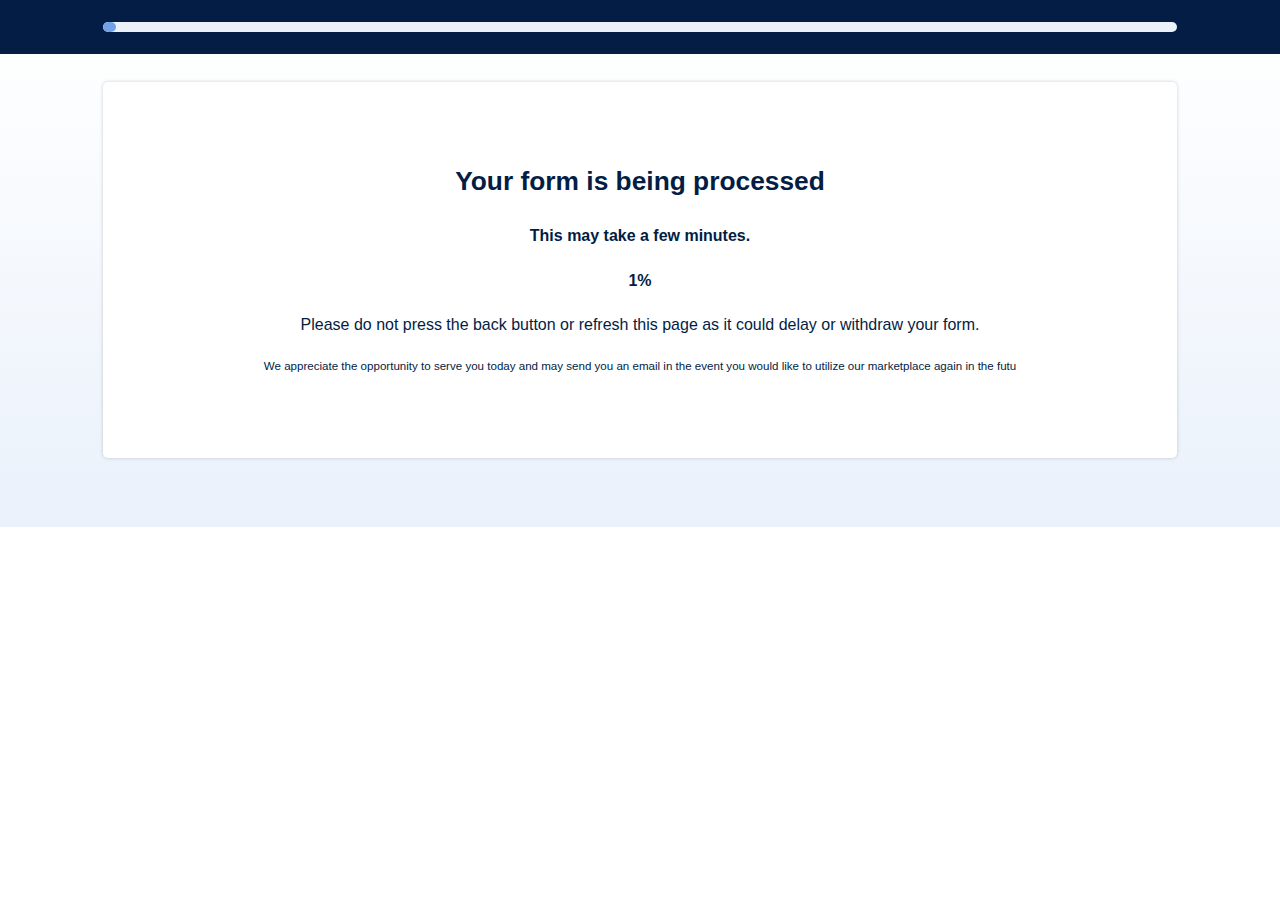
<file: thankyou.html>
<!DOCTYPE html>
<html lang="en">

<head>
    <meta charset="UTF-8">
    <meta name="viewport" content="width=device-width, initial-scale=1.0">
    <title></title>
    <link rel="stylesheet" href="https://cdnjs.cloudflare.com/ajax/libs/font-awesome/6.1.1/css/all.min.css"/>
    <link rel="stylesheet" href="assets/css/owl.carousel.min.css"/>
    <link rel="stylesheet" href="assets/css/owl.theme.default.min.css"/>
    <link rel="stylesheet" href="assets/css/fonts.css"/>
    <link rel="stylesheet" href="assets/css/common.css"/>
    <link rel="stylesheet" href="assets/css/style.css"/>
</head>

<body>

<!---- Loading Overlay ---->
<div class="bf_loading-overlay active">
    <span class="fas fa-spinner fa-3x fa-spin"></span>
</div>
<!---- Loading Overlay ---->

<!---- Hero Section ---->
<section class="bf_hero_sec">
    <div class="bf_hero_steps">
        <div class="bf_steps_inner active">
            <div class="bf_progress_bar bf_container">
                <div class="bf_progress">
                    <div class="bf_bar"></div>
                </div>
            </div>
            <div class="bf_steps_container bf_container">
                <div class="bf_step bf_step_thank_you">
                    <div class="bf_step_inner">
                        <div class="bf_full_width">
                            <h3 class="bf_main_heading">Your form is being processed</h3>
                        </div>
                        <p class="bf_main_para"><strong>This may take a few minutes.</strong></p>
                        <p class="bf_main_para"><strong class="bf_counting">0</strong></p>
                        <p class="bf_main_para">Please do not press the back button or refresh this page as it could
                            delay or withdraw your form.</p>
                        <p class="bf_main_para bf_main_para_small">
                            We appreciate the opportunity to serve you today and may send you an email in the event you
                            would like to utilize our marketplace again in the futu
                        </p>
                    </div>
                </div>
            </div>
        </div>
    </div>
</section>
<!---- Hero Section ---->


<script src=" assets/js/jquery.min.js"></script>
<script src="assets/js/owl.carousel.min.js"></script>
<script src="assets/js/script.js"></script>
<script>
    $(document).ready(function () {
        function thankYou() {
            $('.bf_bar').animate({width: '100%'}, {
                duration: 10000, step: function (now, fx) {
                    if (fx.prop === 'width') {
                        $('.bf_counting').html(parseInt(Math.round(now * 100) / 100) + '%');
                    }
                }
            })
            setTimeout(function () {
                close();
            }, 11000);
        }

        thankYou();
    })
</script>
</body>

</html>
</file>
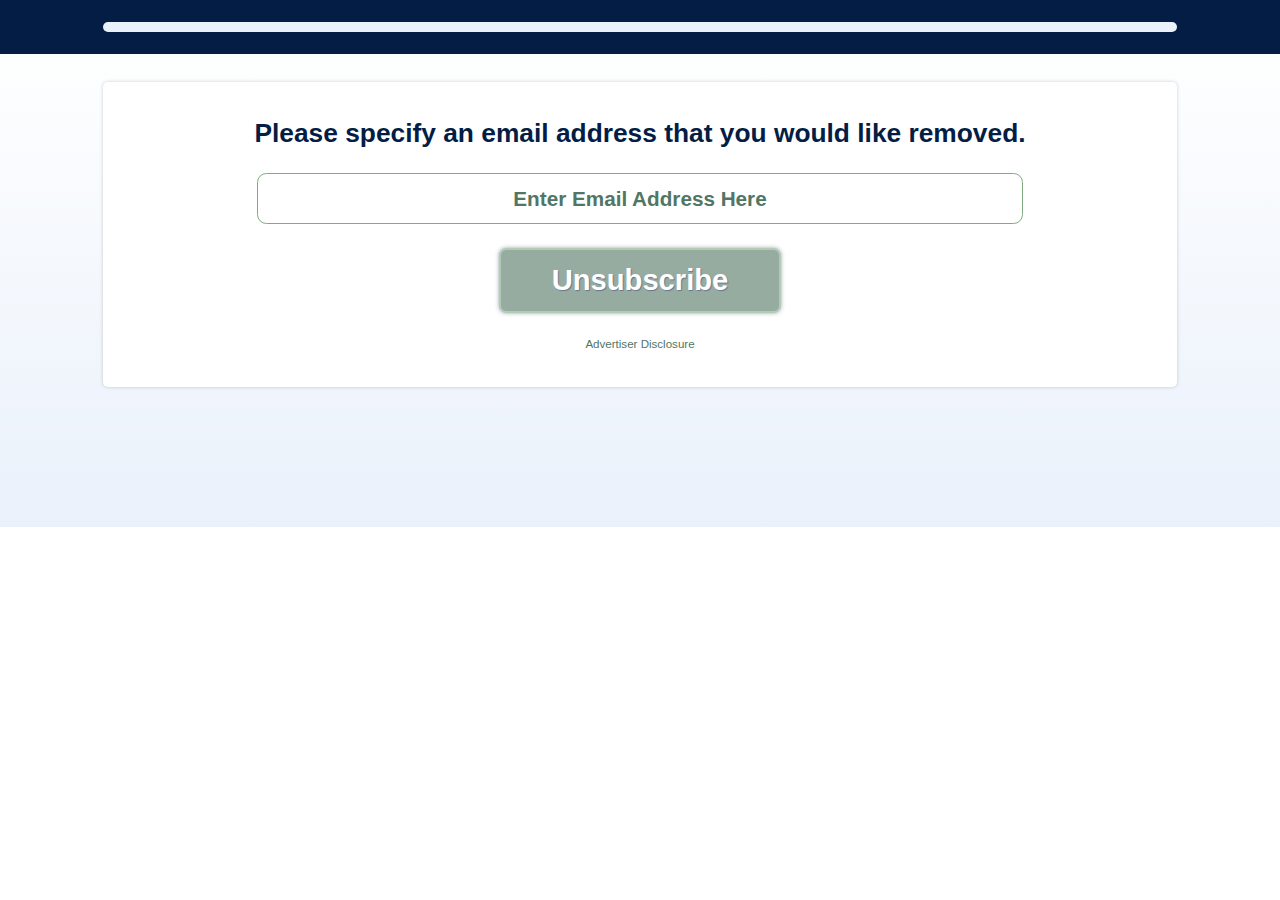
<file: un-sub.html>
<!DOCTYPE html>
<html lang="en">

<head>
    <meta charset="UTF-8">
    <meta name="viewport" content="width=device-width, initial-scale=1.0">
    <title></title>
    <link rel="stylesheet" href="https://cdnjs.cloudflare.com/ajax/libs/font-awesome/6.1.1/css/all.min.css"/>
    <link rel="stylesheet" href="assets/css/owl.carousel.min.css"/>
    <link rel="stylesheet" href="assets/css/owl.theme.default.min.css"/>
    <link rel="stylesheet" href="assets/css/fonts.css"/>
    <link rel="stylesheet" href="assets/css/common.css"/>
    <link rel="stylesheet" href="assets/css/style.css"/>
</head>

<body>

<!---- Loading Overlay ---->
<div class="bf_loading-overlay active">
    <span class="fas fa-spinner fa-3x fa-spin"></span>
</div>
<!---- Loading Overlay ---->

<!---- Hero Section ---->
<section class="bf_hero_sec">
    <div class="bf_hero_steps">
        <div class="bf_steps_inner active">
            <div class="bf_progress_bar bf_container">
                <div class="bf_progress">
                    <div class="bf_bar"></div>
                </div>
            </div>
            <div class="bf_steps_container bf_container">
                <div class="bf_step">
                    <div class="bf_step_inner">
                        <h3 class="bf_main_heading">Please specify an email address that you would like removed.</h3>
                        <label for="email" hidden></label>
                        <input type="email" id="email" name="email" min="1" placeholder="Enter email address here"
                               class="bf_form_control required-filed bf_email bf_first_child">
                        <button type="button" class="bf_main_btn bf_next_btn bf_un_sub" disabled>Unsubscribe</button>
                        <p class="bf_main_para bf_main_para_small bf_disclosure">Advertiser Disclosure</p>
                    </div>
                </div>
            </div>
        </div>
    </div>
</section>
<!---- Hero Section ---->


<script src=" assets/js/jquery.min.js"></script>
<script src="assets/js/owl.carousel.min.js"></script>
<script src="assets/js/script.js"></script>
</body>

</html>
</file>
<file: assets/css/fonts.css>
@font-face {
    font-family: 'Gotham';
    src: url('Fonts/Gotham-Black.otf');
    font-weight: 900;
    font-style: normal;
    font-display: swap;
}

@font-face {
    font-family: 'Gotham';
    src: url('Fonts/Gotham-Bold.otf');
    font-weight: 700;
    font-style: normal;
    font-display: swap;
}

@font-face {
    font-family: 'Gotham';
    src: url('Fonts/GothamBook.ttf');
    font-weight: 350;
    font-style: normal;
    font-display: swap;
}

@font-face {
    font-family: 'Gotham';
    src: url('Fonts/Gotham-Light.otf');
    font-weight: 300;
    font-style: normal;
    font-display: swap;
}

@font-face {
    font-family: 'Gotham';
    src: url('Fonts/GothamMedium.ttf');
    font-weight: 500;
    font-style: normal;
    font-display: swap;
}

@font-face {
    font-family: 'Gotham';
    src: url('Fonts/Gotham-Thin.otf');
    font-weight: 200;
    font-style: normal;
    font-display: swap;
}

@font-face {
    font-family: 'Gotham';
    src: url('Fonts/Gotham-XLight.otf');
    font-weight: 150;
    font-style: normal;
    font-display: swap;
}
</file>
<file: assets/css/common.css>
/*
* Prefixed by https://autoprefixer.github.io
* PostCSS: v8.4.14,
* Autoprefixer: v10.4.7
* Browsers: last 4 version
*/

:root {
    --font-family: 'Figtree', sans-serif;
    --font-size: .735vw;
    --white: #ffffff;
    --black: #031d44;
    --green: #517664;
    --main-color: #031D44;
    --green-shadow: #80AB82;
    --blue: #72A1E5;
    --blue-shadow: #EAF1FB;
    --bar-width-value: 0%;
}

/*  <---- Common Styling ---->  */

* {
    padding: 0;
    margin: 0;
    -webkit-box-sizing: border-box;
    box-sizing: border-box;
    -webkit-transition: all linear .2s;
    -o-transition: all linear .2s;
    transition: all linear .2s;
    outline: none;
    -webkit-box-shadow: none;
    box-shadow: none;
    border: none;
}

*:focus {
    outline: none;
}

body {
    font-family: var(--font-family);
    font-size: 1.7rem;
    color: var(--main-color);
    font-weight: 350;
    scroll-behavior: smooth;
}


body.lock {
    overflow: hidden;
}

html {
    font-size: var(--font-size);
}

ul, ol {
    list-style: none;
}

img {
    max-width: 100%;
    height: auto;
}

a {
    color: inherit;
    text-decoration: none;
    -webkit-transition: all linear .3s;
    -o-transition: all linear .3s;
    transition: all linear .3s;
}

a:hover {
    text-decoration: none;
}

button {
    -webkit-box-shadow: none;
    box-shadow: none;
    outline: none;
    border: none;
    -webkit-transition: all linear .3s;
    -o-transition: all linear .3s;
    transition: all linear .3s;
    background-color: transparent;
}

button:not(:disabled) {
    cursor: pointer;
}

button:disabled {
    cursor: not-allowed;
    opacity: 0.6;
}

.bf_container {
    padding-left: 9.5rem;
    padding-right: 9.5rem;
}

.bf_main_heading {
    font-size: 2.8rem;
    font-weight: 900;
    color: var(--main-color);
    line-height: 1.2;
}

::-moz-selection {
    color: var(--white);
    background: var(--green);
}

::selection {
    color: var(--white);
    background: var(--green);
}

.bf_sub_heading {
    font-size: 2.71rem;
    font-weight: bold;
    color: var(--main-color);
}

.bf_main_btn {
    padding: 2rem 4.5rem;
    min-width: 19rem;
    font-size: 3.1rem;
    font-weight: 800;
    color: var(--white);
    background-color: var(--main-color);
    border-radius: 0.8rem;
    -webkit-box-shadow: 0 0 0.6rem -0.2rem var(--main-color);
    box-shadow: 0 0 0.6rem -0.2rem var(--main-color);
}

.bf_main_btn:hover {
    background-color: var(--main-color);
    border-color: var(--main-color);
}

.bf_main_para {
    font-size: 1.7rem;
    font-weight: 350;
    color: var(--main-color);
    line-height: 1.3;
}

.bf_main_para_small {
    font-size: 1.23rem;
    font-weight: 350;
    color: var(--main-color);
    line-height: 1.3;
}

/*  <---- Common Styling ---->  */

/*  <---- Header ---->  */

header {
    /*position: sticky;*/
    /*top: 0;*/
    /*left: 0;*/
    width: 100%;
    background-color: var(--white);
    -webkit-box-shadow: 0 0 0.7rem -0.3rem var(--black);
    box-shadow: 0 0 0.7rem -0.3rem var(--black);
    z-index: 99;
    position: relative;
}

header nav {
    padding: 2.1rem 4.5rem;
    display: -webkit-box;
    display: -ms-flexbox;
    display: flex;
    -webkit-box-align: center;
    -ms-flex-align: center;
    align-items: center;
    -webkit-box-pack: justify;
    -ms-flex-pack: justify;
    justify-content: space-between;
    -webkit-column-gap: 2.5rem;
    -moz-column-gap: 2.5rem;
    column-gap: 2.5rem;
}

header nav .bf_nav_logo {
    position: relative;
    text-align: left;
    cursor: pointer;
}

header nav .bf_nav_logo svg {
    height: auto;
    width: 35rem;
}

header nav .bf_nav_logo svg .cls-1,
header nav .bf_nav_logo svg .cls-3 {
    fill: var(--green);
}

header nav .bf_nav_logo svg .cls-1,
header nav .bf_nav_logo svg .cls-2 {
    fill-rule: evenodd;
}

header nav .bf_nav_logo svg .cls-2 {
    fill: var(--black);
}

header nav .bf_main_navigation {
    display: -webkit-box;
    display: -ms-flexbox;
    display: flex;
    -webkit-box-align: center;
    -ms-flex-align: center;
    align-items: center;
    -webkit-box-pack: end;
    -ms-flex-pack: end;
    justify-content: flex-end;
    -webkit-column-gap: 3rem;
    -moz-column-gap: 3rem;
    column-gap: 3rem;
}

header nav .bf_main_navigation h3 {
    font-size: 2.1rem;
    font-weight: 700;
}

header nav .bf_header_btn {
    padding: 1.9rem 1.5rem;
    min-width: 21rem;
    font-size: 1.9rem;
    font-weight: 800;
    color: var(--white);
    background-color: var(--main-color);
    border-radius: 0.8rem;
    margin-left: 1rem;
    -webkit-box-shadow: 0 0 0.6rem -0.2rem var(--main-color);
    box-shadow: 0 0 0.6rem -0.2rem var(--main-color);
    line-height: 1;
}

header nav .bf_main_toggle_btn {
    color: var(--black);
    -webkit-transition: unset;
    -o-transition: unset;
    transition: unset;
}

header nav .bf_main_toggle_btn:hover {
    color: var(--green);
}

header nav .bf_main_toggle_btn svg {
    height: 1.5rem;
    width: auto;
}

header nav .bf_main_toggle_btn path {
    stroke: currentColor;
    -webkit-transition: unset;
    -o-transition: unset;
    transition: unset;
}

header nav .bf_header_btn:hover {
    background-color: var(--green);
}

header .bf_menu_drawer {
    min-width: 30rem;
    height: 100%;
    position: fixed;
    top: 0;
    left: -32rem;
    background-color: var(--white);
    overflow-y: scroll;
    z-index: 99999;
}

header .bf_menu_drawer.show {
    left: 0;
}

header .bf_menu_drawer::-webkit-scrollbar {
    display: none;
}

header .bf_close_nav {
    width: 100%;
    display: block;
    text-align: right;
    padding: 2rem 1rem 1rem;
    color: var(--green);
}

header .bf_close_nav:hover {
    color: var(--black);
}

header .bf_close_nav svg {
    width: 1.8rem;
    height: auto;
}

header .bf_menu_drawer ul {
    margin-top: 1rem;
}

header .bf_menu_drawer ul li {
    padding: 1.6rem 1.4rem;
    border-top: .2rem solid var(--green);
}

header .bf_menu_drawer ul li:last-child {
    border-bottom: .2rem solid var(--green);
}

header .bf_menu_drawer ul li a {
    display: block;
    font-size: 1.6rem;
    color: var(--green);
    font-weight: 400;
    width: 100%;
}

header .bf_menu_drawer ul li a:hover {
    -webkit-transform: translateX(.5rem);
    -ms-transform: translateX(.5rem);
    transform: translateX(.5rem);
}

/*  <---- Header ---->  */

/*  <---- Header Overlay ---->  */

.bf_header_overlay {
    display: none;
    background: rgba(0, 0, 0, .6);
    position: fixed;
    bottom: 0;
    left: 0;
    right: 0;
    top: 0;
    z-index: 9999;
    -webkit-box-align: center;
    -ms-flex-align: center;
    align-items: center;
    -webkit-box-pack: center;
    -ms-flex-pack: center;
    justify-content: center;
}

.bf_header_overlay.show {
    display: block;
}

/*  <---- Header Overlay ---->  */

/*  <---- Footer ---->  */

footer {
    background-color: var(--blue-shadow);
    padding-top: 8rem;
    padding-bottom: 8rem;
    display: block;
    position: relative;
}

.bf_footer_top {
    display: -ms-grid;
    display: grid;
    grid-template-columns: repeat(auto-fit, minmax(40rem, 1fr));
    -webkit-column-gap: 0.5rem;
    -moz-column-gap: 0.5rem;
    column-gap: 0.5rem;
    row-gap: 4rem;
}

.bf_footer_top_left {
    display: block;
}

.bf_footer_top_left svg {
    max-width: 36.4rem;
    width: 100%;
    margin-bottom: 1.8rem;
    height: auto;
}

footer .bf_main_para {
    font-size: 1.31rem;
    font-weight: 400;
    color: var(--main-color);
}

footer .bf_footer_top_right {
    display: -webkit-box;
    display: -ms-flexbox;
    display: flex;
    -webkit-column-gap: 6rem;
    -moz-column-gap: 6rem;
    column-gap: 6rem;
}

footer .bf_footer_top_right .bf_footer_links_right {
    -webkit-box-flex: 1;
    -ms-flex: 1;
    flex: 1;
}

footer .bf_footer_links li a {
    font-size: 1.7rem;
    font-weight: 600;
    color: var(--main-color);
    display: block;
}

footer .bf_footer_links li a:hover {
    color: var(--green-shadow);
}

footer .bf_footer_links_img {
    text-align: right;
    margin-top: 1.56rem;
}

footer .bf_footer_links_img img {
    display: block;
    margin-left: auto;
    width: 21rem;
}

footer hr {
    margin: 3rem 0;
    width: 100%;
    background-color: var(--blue);
    border-radius: .5rem;
    height: .3rem;
}

.bf_footer_text {
    text-align: left;
    display: block;
}

.bf_footer_text .bf_main_para {
    font-size: 1.13rem;
}

.bf_footer_text .bf_main_para + .bf_main_para {
    margin-top: 1.4rem;
}

/*  <---- Footer ---->  */

@media (min-width: 768px) {
    .show_on_md {
        display: none !important;
        visibility: hidden !important;
        opacity: 0 !important;
    }
}

@media (max-width: 767px) {
    :root {
        --font-size: 10px;
    }

    .hide_on_md {
        display: none !important;
        visibility: hidden !important;
        opacity: 0 !important;
    }

    header nav {
        padding: 2rem 2rem;
    }

    header nav .bf_nav_logo svg {
        width: 20rem;
    }

    header nav .bf_main_navigation li:nth-of-type(1),
    header nav .bf_main_navigation li:nth-of-type(2) {
        display: none !important;
    }

    .bf_container {
        padding-left: 3rem;
        padding-right: 3rem;
    }

    .bf_main_heading {
        font-size: 2.7rem;
    }

    .bf_main_btn {
        padding: 1.8rem 2.5rem;
    }

    .bf_choose_us_text ul li .bf_choose_text h4 {
        font-size: 1.8rem;
    }

    .bf_main_para {
        font-size: 1.5rem;
    }

    .bf_choose_us_text ul li .bf_choose_icon {
        max-width: 3.5rem;
    }

    footer {
        padding-top: 5rem;
        padding-bottom: 1.5rem;
    }

    .bf_footer_top {
        row-gap: 0rem;
    }

    .bf_footer_top_left {
        text-align: center;
    }

    footer .bf_footer_top_right {
        display: -webkit-box;
        display: -ms-flexbox;
        display: flex;
        row-gap: 0rem;
        -webkit-box-orient: vertical;
        -webkit-box-direction: normal;
        -ms-flex-direction: column;
        flex-direction: column;
        -webkit-box-align: center;
        -ms-flex-align: center;
        align-items: center;
    }

    footer .bf_footer_top_right .bf_footer_links_right {
        -webkit-box-flex: unset;
        -ms-flex: unset;
        flex: unset;
    }

    footer .bf_footer_links {
        text-align: center;
    }

    footer .bf_footer_links li {
        margin-bottom: .6rem;
    }

    footer .bf_footer_links_para_mob {
        margin: 2rem 0;
        text-align: center;
    }

    footer .bf_footer_links_img img {
        width: 18rem;
        margin-right: auto;
    }

    footer hr {
        margin: 4rem 0 2.5rem;
        height: 0.5rem;
    }
}

@media (max-width: 500px) {
    footer .bf_footer_top_right {
        display: block;
    }

    footer .bf_footer_links li a {
        font-size: 1.4rem;
    }

    .bf_footer_top {
        display: block;
    }

    .bf_main_btn {
        font-size: 2rem;
        padding: 1.3rem 2.5rem;
    }
}

@media (max-width: 400px) {
    .bf_main_heading {
        font-size: 2rem;
    }

    .bf_container {
        padding-left: 2rem;
        padding-right: 2rem;
    }
}

@media (max-width: 380px) {
    .bf_main_para {
        font-size: 1.4rem;
    }
}
</file>
<file: assets/css/style.css>
.bf_next_btn:not(.date-next):not(.bf_un_sub) {
    display: none !important;
    visibility: hidden !important;
    opacity: 0 !important;
}

[hidden] {
    display: none !important;
}

.bf_steps_form input[type=radio] {
    display: none !important;
}

/*  <---- Hero Section ---->  */

.bf_hero_sec {
    position: relative;
    background: -webkit-gradient(linear, left top, left bottom, color-stop(5%, rgba(255, 255, 255, 1)), to(rgba(234, 241, 251, 1)));
    background: -o-linear-gradient(rgba(255, 255, 255, 1) 5%, rgba(234, 241, 251, 1) 100%);
    background: linear-gradient(rgba(255, 255, 255, 1) 5%, rgba(234, 241, 251, 1) 100%);
}

.bf_hero_steps {
    display: block;
    position: relative;
    min-height: 56rem;
}

.bf_loading-overlay {
    display: none;
    background: rgba(255, 255, 255, 1);
    position: fixed;
    bottom: 0;
    left: 0;
    right: 0;
    top: 0;
    z-index: 999;
    -webkit-box-align: center;
    -ms-flex-align: center;
    align-items: center;
    -webkit-box-pack: center;
    -ms-flex-pack: center;
    justify-content: center;
}

.bf_loading-overlay.active {
    display: -webkit-box;
    display: -ms-flexbox;
    display: flex;
}

.bf_hero_sec_inner {
    position: relative;
    display: -webkit-box;
    display: -ms-flexbox;
    display: flex;
    -webkit-box-align: center;
    -ms-flex-align: center;
    align-items: center;
    -webkit-column-gap: 3rem;
    -moz-column-gap: 3rem;
    column-gap: 3rem;
    padding-top: 8rem;
}

.bf_hero_sec .bf_main_heading.bf_hero_hading {
    margin-bottom: 1.5rem;
    font-size: 3.396rem;
}

.bf_hero_sec .bf_sub_heading {
    margin-bottom: 6rem;
}

.bf_hero_text {
    max-width: 36rem;
    padding-bottom: 4rem;
}

.bf_hero_text p {
    color: var(--green-shadow);
    font-size: 1.1rem;
    text-align: center;
    margin-top: 1.7rem;
}

.bf_hero_sec .bf_main_btn {
    background-color: var(--green);
    border: .3rem solid var(--green-shadow);
    min-width: 100%;
    text-shadow: .1rem .1rem .1rem var(--black);
}

.bf_hero_text .bf_main_btn:hover {
    background-color: var(--green-shadow);
}

.bf_hero_img {
    -webkit-box-flex: 1;
    -ms-flex: 1;
    flex: 1;
    position: relative;
    display: block;
}

.bf_hero_img img {
    width: 100%;
    display: block;
}

.bf_steps_inner {
    position: relative;
}

.bf_steps_inner .bf_container {
    padding-left: 11rem;
    padding-right: 11rem;
}

.bf_hidden {
    display: none !important;
    opacity: 0;
    visibility: hidden;
}

.bf_steps_inner:not(.active) {
    display: none;
}

.bf_progress_bar {
    background-color: var(--main-color);
    width: 100%;
    padding-top: 2.3rem;
    padding-bottom: 2.3rem;
}

.bf_progress_bar .bf_progress {
    padding: 0;
    width: 100%;
    height: 1.1rem;
    overflow: hidden;
    background: #EAF1FB;
    border-radius: .6rem;
}

.bf_bar {
    position: relative;
    min-width: 0%;
    width: var(--bar-width-value);
    height: 100%;
    background: var(--blue);
    -webkit-transition: width linear .3s;
    -o-transition: width linear .3s;
    transition: width linear .3s;
    border-radius: .6rem;
}

.bf_steps_container {
    padding-top: 3rem;
    padding-bottom: 3rem;
    position: relative;
}

.bf_step {
    display: block;
    padding: 3.8rem;
    -webkit-box-shadow: 0 0 0.4rem 0 rgba(0, 0, 0, 0.2);
    box-shadow: 0 0 0.4rem 0 rgba(0, 0, 0, 0.2);
    border-radius: .5rem;
    text-align: center;
    background-color: var(--white);
}

.bf_step.bf_step_thank_you {
    min-height: 40rem;
    display: flex;
}

.bf_opacity {
    opacity: 0;
}

.bf_step_inner {
    max-width: 85%;
    margin: auto;
    display: -webkit-box;
    display: -ms-flexbox;
    display: flex;
    -webkit-box-orient: vertical;
    -webkit-box-direction: normal;
    -ms-flex-direction: column;
    flex-direction: column;
    row-gap: 2.5rem;
    -webkit-box-align: center;
    -ms-flex-align: center;
    align-items: center;
}

.bf_step_inner div .bf_main_heading {
    margin-bottom: .6rem;
}

.bf_form_control {
    height: 5.5rem;
    font-size: 2.2rem;
    font-weight: 700;
    color: var(--green);
    text-transform: capitalize;
    padding: 0.6rem 1.5rem;
    text-align: center;
    background-color: transparent;
    border: 0.2rem solid var(--green-shadow);
    border-radius: 1rem;
    -webkit-appearance: none;
    -moz-appearance: none;
    appearance: none;
    /*box-shadow: 0 0 .51rem 0 rgb(81 118 100 / 60%) inset;*/
}

input[type=number]::-webkit-outer-spin-button,
input[type=number]::-webkit-inner-spin-button {
    -webkit-appearance: none;
    margin: 0;
}

input[type=number] {
    -moz-appearance: textfield;
}

input[type=email] {
    text-transform: lowercase;
}

input[type=email]::-webkit-input-placeholder {
    text-transform: capitalize;
}

input[type=email]::-moz-placeholder {
    text-transform: capitalize;
}

input[type=email]:-ms-input-placeholder {
    text-transform: capitalize;
}

input[type=email]::-ms-input-placeholder {
    text-transform: capitalize;
}

input[type=email]::placeholder {
    text-transform: capitalize;
}

.bf_form_control::-webkit-input-placeholder {
    color: var(--green);
}

.bf_form_control::-moz-placeholder {
    color: var(--green);
}

.bf_form_control:-ms-input-placeholder {
    color: var(--green);
}

.bf_form_control::-ms-input-placeholder {
    color: var(--green);
}

.bf_form_control::placeholder {
    color: var(--green);
}

.bf_step .bf_form_control.bf_first_child {
    min-width: 90%;
}

.bf_steps_buttons {
    position: relative;
    display: -webkit-box;
    display: -ms-flexbox;
    display: flex;
    -ms-flex-wrap: wrap;
    flex-wrap: wrap;
    gap: 1rem;
    -webkit-column-gap: 1rem;
    -moz-column-gap: 1rem;
    column-gap: 1rem;
    row-gap: 1rem;
    margin-top: 1.4rem;
    -webkit-box-pack: center;
    -ms-flex-pack: center;
    justify-content: center;
}

/*.bf_steps_button_radio {*/
/*    display: none;*/
/*}*/

.bf_full_width {
    display: block;
    width: 100%;
}

.bf_step_btn {
    height: 5.5rem;
    line-height: 1.7;
    cursor: pointer;
    font-size: 2.2rem;
    font-weight: 700;
    color: var(--green);
    text-transform: capitalize;
    padding: 0.6rem 1.5rem;
    text-align: center;
    background-color: transparent;
    border: 0.2rem solid var(--green-shadow);
    border-radius: 1rem;
    min-width: 13.8rem;
    /*box-shadow: 0 0 .51rem 0 rgb(81 118 100 / 60%) inset;*/
}

.bf_step_btn:hover, .bf_step_btn.active {
    background-color: var(--green-shadow);
    color: var(--white);
}

.bf_steps_inner .bf_main_btn {
    min-width: 30rem;
    padding: 1.5rem 4.5rem;
}

.bf_step_inner .bf_main_para.bf_main_para_small {
    font-weight: 400;
}

.bf_step_inner .bf_main_para.bf_main_para_small.bf_para_green {
    color: var(--green-shadow);
    display: -webkit-box;
    display: -ms-flexbox;
    display: flex;
    align-items: center;
}

.bf_step_inner .bf_main_para.bf_main_para_small.bf_para_green svg {
    width: 1.4rem;
    height: auto;
    margin-right: .7rem;
}

.bf_main_para.bf_disclosure {
    color: var(--green);
}


.bf_custom_select {
    width: 100%;
    position: relative;
}

.bf_custom_select select {
    display: none;
}

.bf_selected_item {
    cursor: pointer;
    position: relative;
    z-index: 99;
    display: -webkit-box;
    display: -ms-flexbox;
    display: flex;
    -webkit-box-align: center;
    -ms-flex-align: center;
    align-items: center;
    -webkit-box-pack: center;
    -ms-flex-pack: center;
    justify-content: center;
}

.bf_selected_item.bf_form_control {
    background-color: var(--white);
}

.bf_selected_item:after {
    font-family: FontAwesome;
    content: "\f0dd";
    font-size: 1.3rem;
    color: #fff;
    position: absolute;
    right: 1rem;
    -webkit-transition: 0.5s;
    -o-transition: 0.5s;
    transition: 0.5s;
    height: 2.5rem;
    line-height: 2rem;
    width: 2.5rem;
    background-color: var(--green);
    border-radius: 100%;
}

.bf_arrowanim.bf_selected_item:after {
    -webkit-transform: rotate(180deg);
    -ms-transform: rotate(180deg);
    transform: rotate(180deg);
}

.bf_item {
    cursor: pointer;
    padding: 1.5rem 0;
    color: var(--green);
    min-height: 2rem;
    line-height: 1;
}

.bf_all_items {
    position: absolute;
    top: 100%;
    left: 0;
    width: 100%;
    z-index: 10;
    background-color: var(--white);
    padding: 3rem 1.5rem 1rem;
    text-align: center;
    border: 0.2rem solid var(--green-shadow);
    border-radius: 1rem;
    margin-top: -1.5rem;
    max-height: 40rem;
    overflow-y: scroll;
}

.bf_all_items_hide {
    display: none;
}

.bf_prev_btn {
    display: -webkit-box;
    display: -ms-flexbox;
    display: flex;
    -webkit-box-align: center;
    -ms-flex-align: center;
    align-items: center;
    -webkit-column-gap: 0.9rem;
    -moz-column-gap: 0.9rem;
    column-gap: 0.9rem;
    font-size: 2.1rem;
    font-weight: 600;
    color: var(--green);
}

.bf_prev_btn:hover {
    color: var(--green-shadow);
}

.bf_prev_btn svg {
    width: 2rem;
    height: auto;
    color: inherit;
    -webkit-transition: none;
    -o-transition: none;
    transition: none;
}

.bf_prev_btn svg path {
    fill: currentColor;
}

.bf_step_grid {
    display: -ms-grid;
    display: grid;
    grid-template-columns: repeat(auto-fit, minmax(4rem, 1fr));
    grid-gap: 1rem;
    -webkit-box-pack: center;
    -ms-flex-pack: center;
    justify-content: center;
}

.bf_outer_link {
    text-decoration: underline !important;
    color: var(--blue);
    font-weight: 700;
    font-size: 1.1rem;
}

.bf_main_para.bf_main_para_small.bf_super_para {
    display: -webkit-box;
    display: -ms-flexbox;
    display: flex;
    -webkit-box-align: center;
    -ms-flex-align: center;
    align-items: center;
    -webkit-box-pack: center;
    -ms-flex-pack: center;
    justify-content: center;
    -webkit-column-gap: 0.8rem;
    -moz-column-gap: 0.8rem;
    column-gap: 0.8rem;
}

.bf_main_para.bf_main_para_small.bf_super_para svg {
    max-height: 1.6rem;
    width: auto;
}

.bf_steps_content {
    width: 100%;
    text-align: left;
}

.bf_steps_content ul {
    margin-top: 1.5rem;
}

.bf_steps_content ul li {
    margin-bottom: 1rem;
    display: -webkit-box;
    display: -ms-flexbox;
    display: flex;
    -webkit-column-gap: .9rem;
    -moz-column-gap: .9rem;
    column-gap: .9rem;
}

.bf_steps_content ul li:last-child {
    margin-bottom: 0;
}

.bf_steps_content .bf_main_para_small, .bf_main_para.bf_main_para_small.bf_main_para_small_bottom {
    font-size: 1.12rem;
}

.bf_steps_content ul li span {
    width: 0.7rem;
    height: 0.7rem;
    background-color: black;
    display: inline-block;
    border-radius: 50%;
    margin-top: 0.5rem;
    min-width: 0.7rem;
    min-height: 0.7rem;
}

/*  <---- Hero Section ---->  */

/*  <---- Steps Section ---->  */

.bf_steps_section {
    padding-top: 21rem;
    padding-bottom: 12rem;
    background-color: var(--blue-shadow);
}

.bf_steps_section .bf_main_heading {
    text-align: center;
}

.bf_steps_wrapper {
    margin-top: 7rem;
    display: -ms-grid;
    display: grid;
    grid-template-columns: repeat(auto-fit, minmax(20rem, 23.9rem));
    grid-gap: 10rem;
    -webkit-box-pack: center;
    -ms-flex-pack: center;
    justify-content: center;
}

.bf_steps_item {
    display: block;
    position: relative;
    text-align: center;
}

.bf_steps_item img {
    margin-bottom: 0.7rem;
    width: 100%;
    display: block;
}

/*  <---- Steps Section ---->  */

/*  <---- Choose Section ---->  */

.bf_choose_us {
    padding-top: 12rem;
    padding-bottom: 12rem;
    display: -ms-grid;
    display: grid;
    grid-template-columns: repeat(auto-fit, minmax(20rem, 1fr));
    -webkit-box-pack: center;
    -ms-flex-pack: center;
    justify-content: center;
}

.bf_choose_us_img {
    display: block;
    position: relative;
}

.bf_choose_us_img img {
    display: block;
    width: 100%;
}

.bf_choose_us_text {
    position: relative;
    padding-left: 5rem;
}

.bf_choose_us_text ul {
    margin-top: 3rem;
}

.bf_choose_us_text ul li {
    display: -webkit-box;
    display: -ms-flexbox;
    display: flex;
    -webkit-column-gap: 0.7rem;
    -moz-column-gap: 0.7rem;
    column-gap: 0.7rem;
    margin-left: -0.5rem;
}

.bf_choose_us_text ul li .bf_choose_icon {
    max-width: 5rem;
    height: auto;
}

.bf_choose_us_text ul li .bf_choose_icon svg {
    display: block;
    width: 100%;
    height: auto;
}

.bf_choose_us_text ul li .bf_choose_text {
    -webkit-box-flex: 1;
    -ms-flex: 1;
    flex: 1;
}

.bf_choose_us_text ul li .bf_choose_text h4 {
    font-size: 2.1rem;
    margin-bottom: .78rem;
    color: var(--main-color);
}

.bf_choose_us_text ul li:not(:last-child) {
    margin-bottom: 2.6rem;
}

/*  <---- Choose Section ---->  */

/*  <---- FAQ'S Section ---->  */

.bf_faq_us {
    padding-top: 8rem;
    padding-bottom: 8rem;
    background-color: var(--blue-shadow);
}

.bf_faq_us .bf_main_heading {
    text-align: center;
}

.bf_faq_us .bf_faq_us_inner {
    display: -ms-grid;
    display: grid;
    grid-template-columns: repeat(auto-fit, minmax(40rem, 1fr));
    -webkit-column-gap: 2.5rem;
    -moz-column-gap: 2.5rem;
    column-gap: 2.5rem;
    row-gap: 4rem;
    margin-top: 5rem;
    grid-auto-rows: minmax(-webkit-min-content, -webkit-max-content);
    grid-auto-rows: minmax(min-content, max-content);
}

.bf_faq_item {
    display: block;
    position: relative;
    border: .1rem solid rgb(0 0 0 / 16%);
    background-color: var(--white);
    -webkit-box-shadow: 0 0 0.9rem -0.2rem rgb(0 0 0 / 16%);
    box-shadow: 0 0 0.9rem -0.2rem rgb(0 0 0 / 16%);
    border-radius: 1rem;
    height: 100%;
}

.bf_faq_item:not(.active) {
    height: -webkit-fit-content;
    height: -moz-fit-content;
    height: fit-content;
}

.bf_faq_item .bf_faq_item_btn {
    display: -webkit-box;
    display: -ms-flexbox;
    display: flex;
    padding: 2.2rem 2rem;
    border-radius: 1rem;
    -webkit-box-align: center;
    -ms-flex-align: center;
    align-items: center;
    -webkit-box-pack: justify;
    -ms-flex-pack: justify;
    justify-content: space-between;
    -webkit-column-gap: 2rem;
    -moz-column-gap: 2rem;
    column-gap: 2rem;
    text-align: left;
    font-size: 2rem;
    font-weight: 600;
    height: 100%;
    width: 100%;
    background-color: var(--white);
    -webkit-box-shadow: rgb(0 0 0 / 20%) 0px 0.1rem 0.9rem -0.2rem;
    box-shadow: rgb(0 0 0 / 20%) 0px 0.1rem 0.9rem -0.2rem;
    position: relative;
    z-index: 2;
}

.bf_faq_item.bf_faq_height_item .bf_faq_item_btn {
    min-height: 9rem;
    max-height: 9rem;
}

.bf_faq_item .bf_faq_item_btn.open {
    height: -webkit-fit-content;
    height: -moz-fit-content;
    height: fit-content;
}

.bf_faq_item .bf_faq_item_btn.open svg {
    -webkit-transform: rotate(180deg);
    -ms-transform: rotate(180deg);
    transform: rotate(180deg);
}

.bf_faq_item .bf_faq_item_btn svg {
    width: 1.4rem;
    height: auto;
}

.bf_faq_item_body {
    padding: 2rem 2rem;
    display: none;
    min-height: fit-content;
}

.bf_faq_item_body .bf_main_para {
    line-height: 1.6;
}

/*  <---- FAQ'S Section ---->  */

/*  <---- Loan Request Section ---->  */

.bf_loan_request {
    background: -webkit-gradient(linear, left top, left bottom, color-stop(5%, rgba(234, 241, 251, 1)), color-stop(70%, rgba(255, 255, 255, 1)));
    background: -o-linear-gradient(rgba(234, 241, 251, 1) 5%, rgba(255, 255, 255, 1) 70%);
    background: linear-gradient(rgba(234, 241, 251, 1) 5%, rgba(255, 255, 255, 1) 70%);
    padding-top: 12rem;
    padding-bottom: 12rem;
    display: -webkit-box;
    display: -ms-flexbox;
    display: flex;
    -webkit-box-align: center;
    -ms-flex-align: center;
    align-items: center;
}

.bf_loan_request .bf_loan_text {
    max-width: 51rem;
    width: 100%;
    text-align: center;
}

.bf_loan_request .bf_loan_img {
    -webkit-box-flex: 1;
    -ms-flex: 1;
    flex: 1;
}

.bf_loan_request .bf_loan_text .bf_main_heading {
    font-size: 3.396rem;
    max-width: 43rem;
    margin: auto;
}

.bf_loan_request .bf_loan_text .bf_main_btn {
    background-color: var(--green);
    border: 0.3rem solid var(--green-shadow);
    min-width: 33rem;
    margin: 3rem auto 0;
    display: block;
    text-shadow: 0.1rem 0.1rem 0.1rem var(--black);
}

.bf_loan_request .bf_loan_text .bf_main_btn:hover {
    background-color: var(--green-shadow);
}

/*  <---- Loan Request Section ---->  */

/*  <---- Representative Section ---->  */

.bf_representative_sec {
    display: block;
    padding-top: 5rem;
    padding-bottom: 12rem;
    padding-left: 14rem;
}

.bf_representative_sec .bf_main_heading {
    text-align: center;
}

.bf_representative_inner {
    display: -webkit-box;
    display: -ms-flexbox;
    display: flex;
    -webkit-column-gap: 7rem;
    -moz-column-gap: 7rem;
    column-gap: 7rem;
    margin-top: 7rem;
}

.bf_representative_sec .bf_representative_text {
    -webkit-box-flex: 1;
    -ms-flex: 1;
    flex: 1;
}

.bf_representative_img {
    position: relative;
    width: 50rem;
}

.bf_representative_img img {
    display: block;
    width: 100%;
}

.bf_example_wrapper {
    padding: 2rem;
    background-color: var(--blue);
    border-radius: .8rem;
    margin-bottom: 2rem;
}

.bf_example_wrapper h5 {
    color: var(--white);
    margin-bottom: 1.5rem;
    font-size: 2.3rem;
}

.bf_example_wrapper .bf_main_para {
    color: var(--white);
}

.bf_main_para.bf_representative_para {
    font-size: 1.3rem;
}

/*  <---- Representative Section ---->  */

@media (min-width: 768px) {
    .bf_steps_buttons.bf_step_3_button .bf_step_btn {
        min-width: 26rem;
    }

    .bf_steps_buttons.bf_step_4_button .bf_step_btn {
        min-width: 20rem;
    }

    .bf_steps_buttons.bf_step_5_button .bf_step_btn {
        min-width: 18rem;
    }

    .bf_steps_buttons.bf_step_6_button .bf_step_btn {
        min-width: 25rem;
    }

    .bf_steps_buttons.bf_step_7_button .bf_step_btn {
        min-width: 13rem;
        padding: 0.6rem 2.5rem;
    }

    .bf_steps_buttons.bf_step_8_button .bf_step_btn {
        min-width: 25rem;
        padding: 0.6rem 2.5rem;
    }

    .bf_steps_buttons.bf_step_9_button .bf_form_control {
        min-width: 37rem;
    }
}

@media (max-width: 767px) {
    .bf_hero_sec {
        background: -webkit-gradient(linear, left top, left bottom, color-stop(80%, rgba(255, 255, 255, 1)), to(rgba(234, 241, 251, 1)));
        background: -o-linear-gradient(rgba(255, 255, 255, 1) 80%, rgba(234, 241, 251, 1) 100%);
        background: linear-gradient(rgba(255, 255, 255, 1) 80%, rgba(234, 241, 251, 1) 100%);
    }

    .bf_hero_sec_inner {
        row-gap: 2rem;
        -ms-flex-wrap: wrap;
        flex-wrap: wrap;
        padding-top: 4rem;
        -webkit-box-pack: center;
        -ms-flex-pack: center;
        justify-content: center;
    }

    .bf_hero_sec .bf_sub_heading {
        margin-top: 1rem;
        margin-bottom: 4rem;
        font-size: 2rem;
    }

    .bf_hero_text {
        max-width: 70%;
        width: 100%;
        padding-bottom: 4rem;
        text-align: center;
    }

    .bf_hero_img {
        -webkit-box-flex: unset;
        -ms-flex: unset;
        flex: unset;
        width: 100%;
    }

    .bf_hero_text p {
        font-size: 1.5rem;
    }

    .bf_steps_section {
        padding-top: 5rem;
        padding-bottom: 5rem;
    }

    .bf_steps_wrapper {
        margin-top: 3rem;
        -ms-grid-columns: 1fr;
        grid-template-columns: repeat(1, 1fr);
        grid-gap: 4rem;
    }

    .bf_steps_item {
        display: -ms-grid;
        display: grid;
        -ms-grid-columns: 1fr 3rem 1fr;
        grid-template-columns: repeat(2, 1fr);
        grid-gap: 3rem;
        -webkit-box-align: center;
        -ms-flex-align: center;
        align-items: center;
        padding: 0 3rem;
    }

    .bf_steps_item h4 {
        font-size: 2rem;
        line-height: 1.5;
    }

    .bf_choose_us {
        padding-top: 5rem;
        padding-bottom: 5rem;
        grid-template-columns: repeat(auto-fit, minmax(30rem, 1fr));
        row-gap: 5rem;
    }

    .bf_choose_us_text {
        padding-left: 2rem;
        padding-right: 2rem;
    }

    .bf_choose_us_text .bf_main_heading {
        text-align: center;
    }

    .bf_faq_us {
        padding-top: 5rem;
        padding-bottom: 5rem;
    }

    .bf_faq_us .bf_faq_us_inner {
        row-gap: 2rem;
        margin-top: 3rem;
    }

    .bf_faq_item.bf_faq_height_item .bf_faq_item_btn {
        min-height: inherit;
        max-height: inherit;
    }

    .bf_faq_item .bf_faq_item_btn {
        padding: 1.8rem 2rem;
        font-size: 1.6rem;
    }

    .bf_loan_request {
        padding-top: 3rem;
        padding-bottom: 5rem;
        display: block;
    }

    .bf_loan_request .bf_loan_text {
        margin-bottom: 4rem;
    }

    .bf_representative_sec {
        padding-top: 0;
        padding-bottom: 5rem;
        padding-left: 3rem;
    }

    .bf_representative_inner {
        display: block;
        -webkit-column-gap: 0;
        -moz-column-gap: 0;
        column-gap: 0;
        margin-top: 4rem;
    }

    .bf_representative_text img {
        margin: 3rem auto;
        max-width: 70%;
        display: block;
    }

    .bf_steps_inner .bf_container {
        padding-left: 3rem;
        padding-right: 3rem;
    }

    .bf_steps_container {
        padding-top: 2rem;
        padding-bottom: 2rem;
    }

    .bf_step {
        padding: 2.8rem 3rem;
    }

    .bf_step_inner {
        max-width: 100%;
        row-gap: 1.5rem;
    }

    .bf_step .bf_form_control.bf_first_child {
        min-width: 100%;
    }

    .bf_step_btn {
        min-width: 22.09rem;
    }

    .bf_main_para.bf_main_para_small {
        font-size: 1.1rem;
    }

    .bf_step_inner .bf_main_para.bf_main_para_small.bf_para_green svg {
        width: 1.2rem;
    }

    .bf_steps_inner .bf_main_btn {
        min-width: 23rem;
        padding: 1.3rem 2.5rem;
    }

    .bf_item {
        padding: 1.4rem 0;
        border-bottom: .2rem solid var(--green-shadow);
    }

    .bf_item:last-child {
        padding: 1.4rem 0 0.5rem;
        border-bottom: unset;
    }

    .bf_all_items {
        padding: 2rem 0 1rem;
    }

    .bf_all_items::-webkit-scrollbar {
        display: none;
    }

    .bf_form_control {
        height: 7rem;
    }

    .bf_step_btn {
        min-height: 6.4rem;
        line-height: 2;
        height: inherit;
    }

    .bf_steps_buttons.bf_step_3_button .bf_step_btn,
    .bf_steps_buttons.bf_step_4_button .bf_step_btn,
    .bf_steps_buttons.bf_step_5_button .bf_step_btn,
    .bf_steps_buttons.bf_step_6_button .bf_step_btn,
    .bf_steps_buttons.bf_step_7_button .bf_step_btn,
    .bf_steps_buttons.bf_step_8_button .bf_step_btn,
    .bf_steps_buttons.bf_step_9_button .bf_form_control {
        min-width: 100%;
    }

    .bf_main_para.bf_main_para_small.bf_super_para {
        -webkit-box-align: start;
        -ms-flex-align: start;
        align-items: flex-start;
    }
}

@media (max-width: 500px) {
    .bf_hero_text {
        max-width: 85%;
    }

    .bf_steps_item h4 {
        font-size: 1.4rem;
        line-height: 1.2;
    }

    .bf_steps_item {
        grid-gap: 2rem;
        padding: 0;
    }

    .bf_choose_us_text {
        padding-left: 0rem;
        padding-right: 0rem;
    }

    .bf_faq_us .bf_faq_us_inner {
        grid-template-columns: repeat(auto-fit, minmax(24rem, 1fr));
    }

    .bf_loan_request .bf_loan_text .bf_main_btn {
        min-width: 100%;
    }

    .bf_choose_us_text ul li .bf_choose_text h4 {
        font-size: 1.7rem;
    }

    .bf_step .bf_form_control.bf_first_child {
        min-width: 100%;
        max-width: 100%;
    }

    .bf_step_inner .bf_main_para.bf_main_para_small.bf_para_green {
        -webkit-box-align: start;
        -ms-flex-align: start;
        align-items: flex-start;
    }
}

@media (max-width: 400px) {
    .bf_step_btn {
        min-width: 100%;
        font-size: 1.3rem;
        height: 6rem;
        line-height: 4.7rem;
        display: -webkit-box;
        -webkit-line-clamp: 1;
        -webkit-box-orient: vertical;
        overflow: hidden;
        text-overflow: ellipsis;
    }

    .bf_prev_btn svg {
        width: 1.5rem;
    }

    .bf_step {
        padding: 2.8rem 1.8rem;
    }

    .bf_steps_inner .bf_container {
        padding-left: 2rem;
        padding-right: 2rem;
    }

    .bf_hero_sec .bf_sub_heading {
        font-size: 1.7rem;
    }

    .bf_item {
        font-size: 1.3rem;
    }

    .bf_prev_btn {
        font-size: 1.5rem;
    }

    .bf_selected_item:after {
        font-size: .9rem;
        height: 1.5rem;
        line-height: 1.3rem;
        width: 1.5rem;
    }

    .bf_form_control {
        font-size: 1.6rem;
        height: 6rem;
    }

}

@media (max-width: 350px) {
    .bf_hero_text {
        max-width: 100%;
    }
}

body.its_safari {
    line-height: 1.5;
}

body.its_safari header .bf_menu_drawer ul li a {
    margin-top: 1rem;
}

body.its_safari header nav, body.its_safari header nav * {
    line-height: initial;
}

body.its_safari header .bf_menu_drawer ul li a {
    margin-top: 1rem;
}

body.its_safari header nav .bf_main_navigation li + li {
    margin-left: 3rem;
    line-height: initial;
}

body.its_safari .bf_item {
    padding: 1.4rem 0 0.4rem;
    height: 5rem;
    line-height: 2;
}

body.its_safari .bf_all_items {
    z-index: 8;
}

@media (min-width: 768px) {
    body.its_safari .bf_faq_item_body .bf_main_para {
        /*padding-top: 1rem;*/
        vertical-align: middle;
        line-height: unset;
    }
}

body.its_safari .bf_selected_item {
    z-index: 9;
}

@media (min-width: 993px) {
    body.its_safari footer .bf_footer_top_right {
        margin-left: 6rem;
    }
}
</file>
